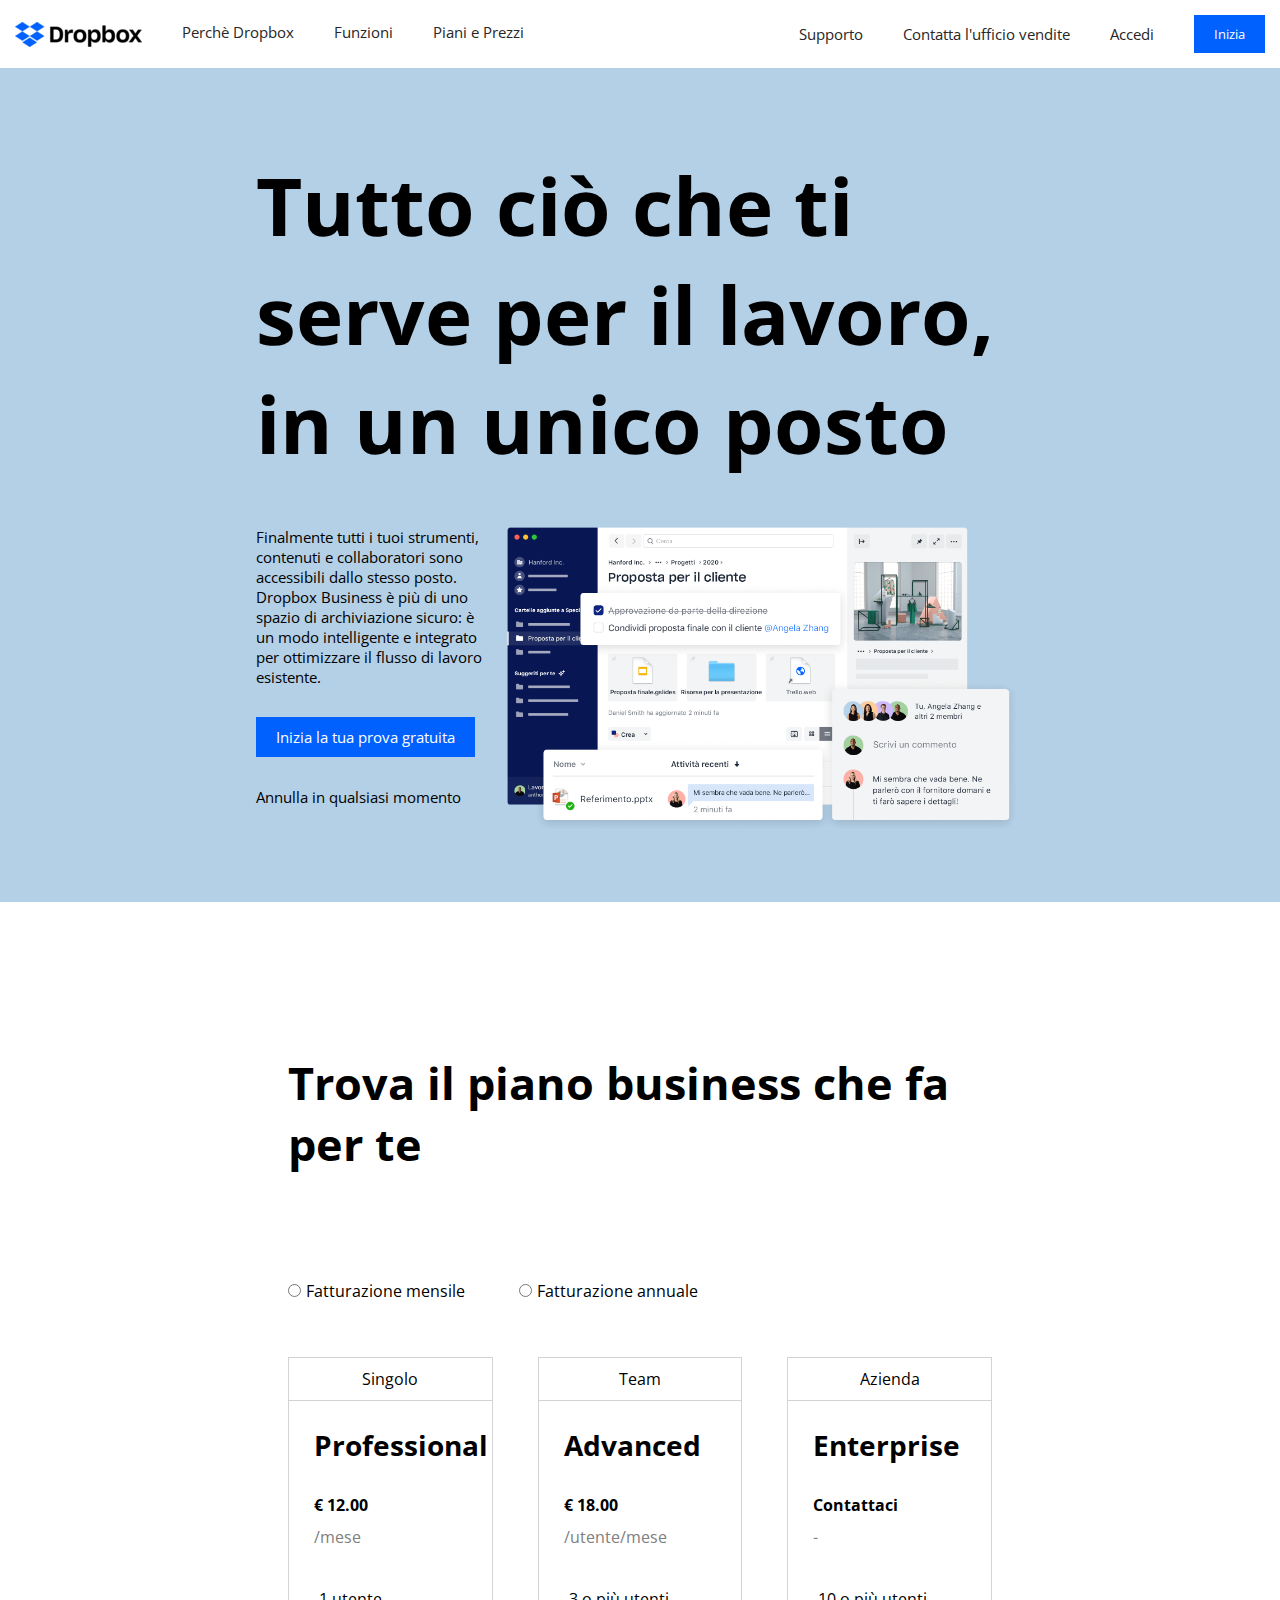
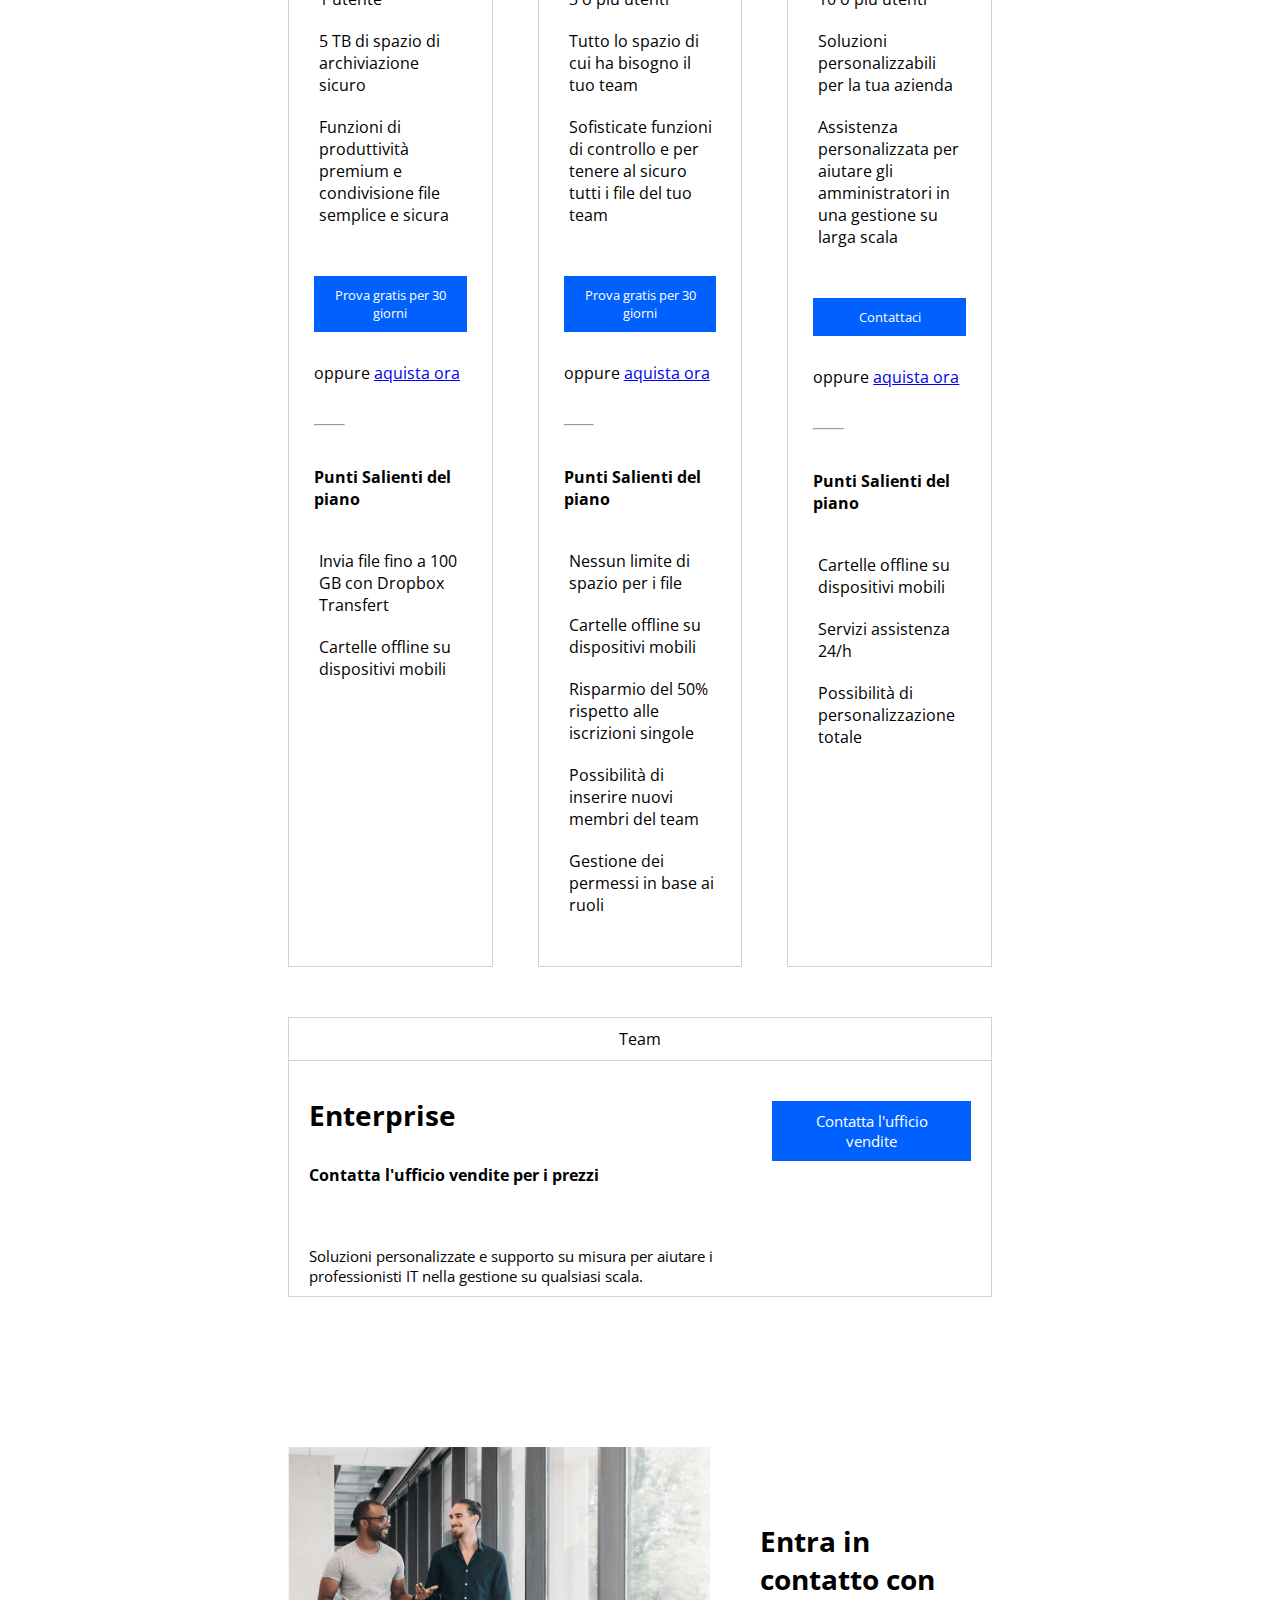
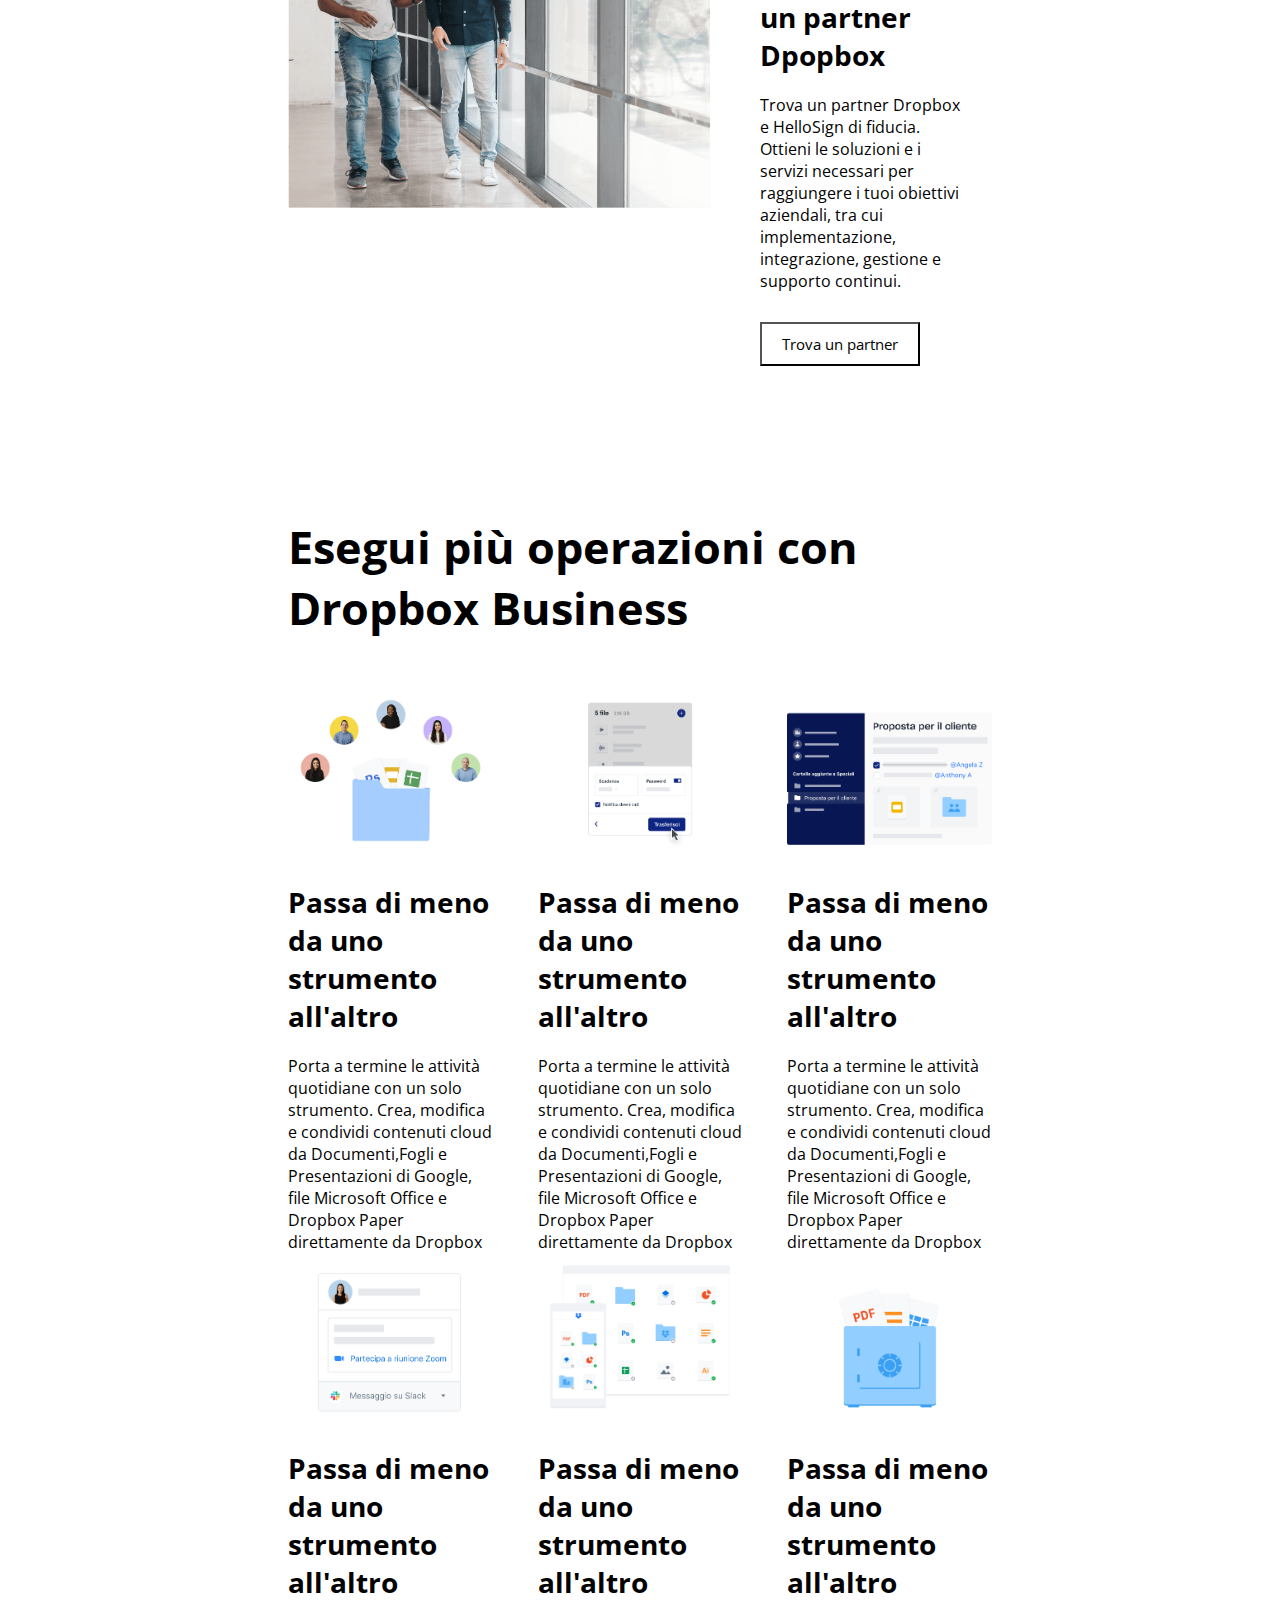
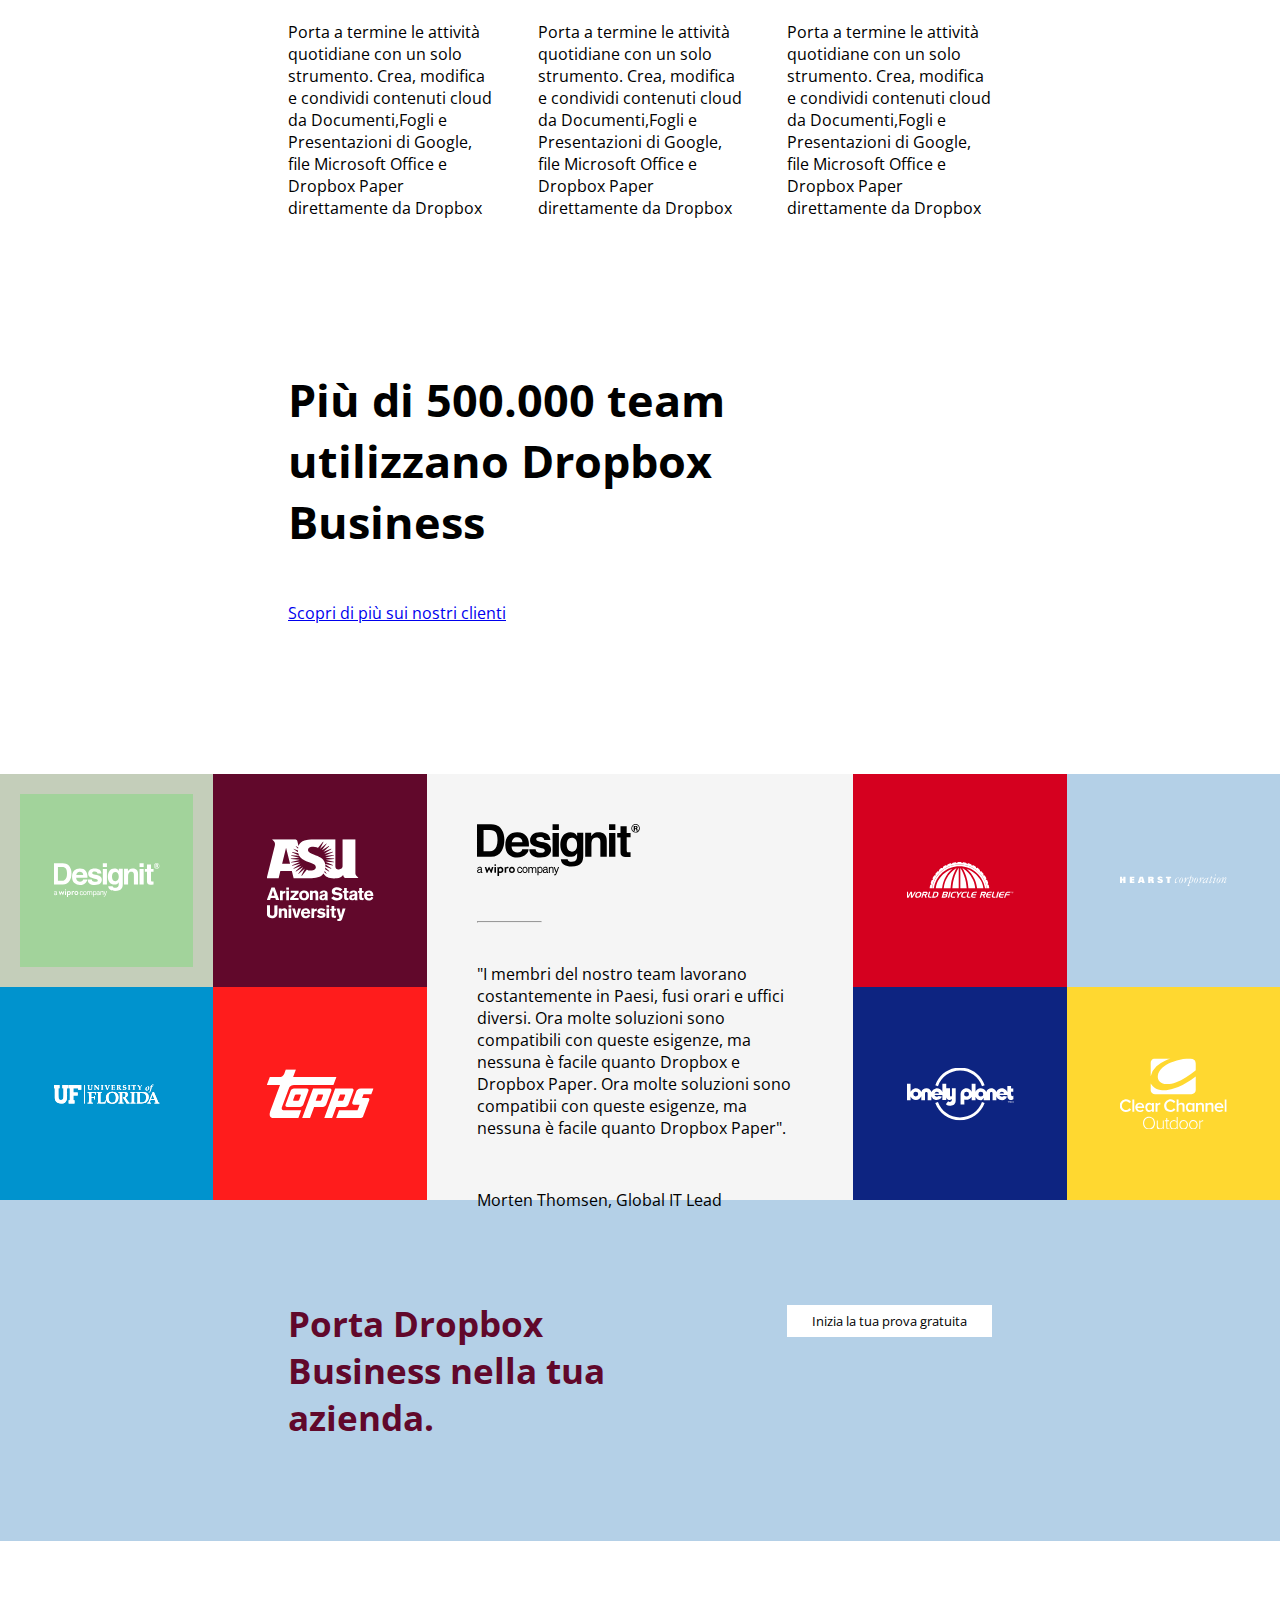
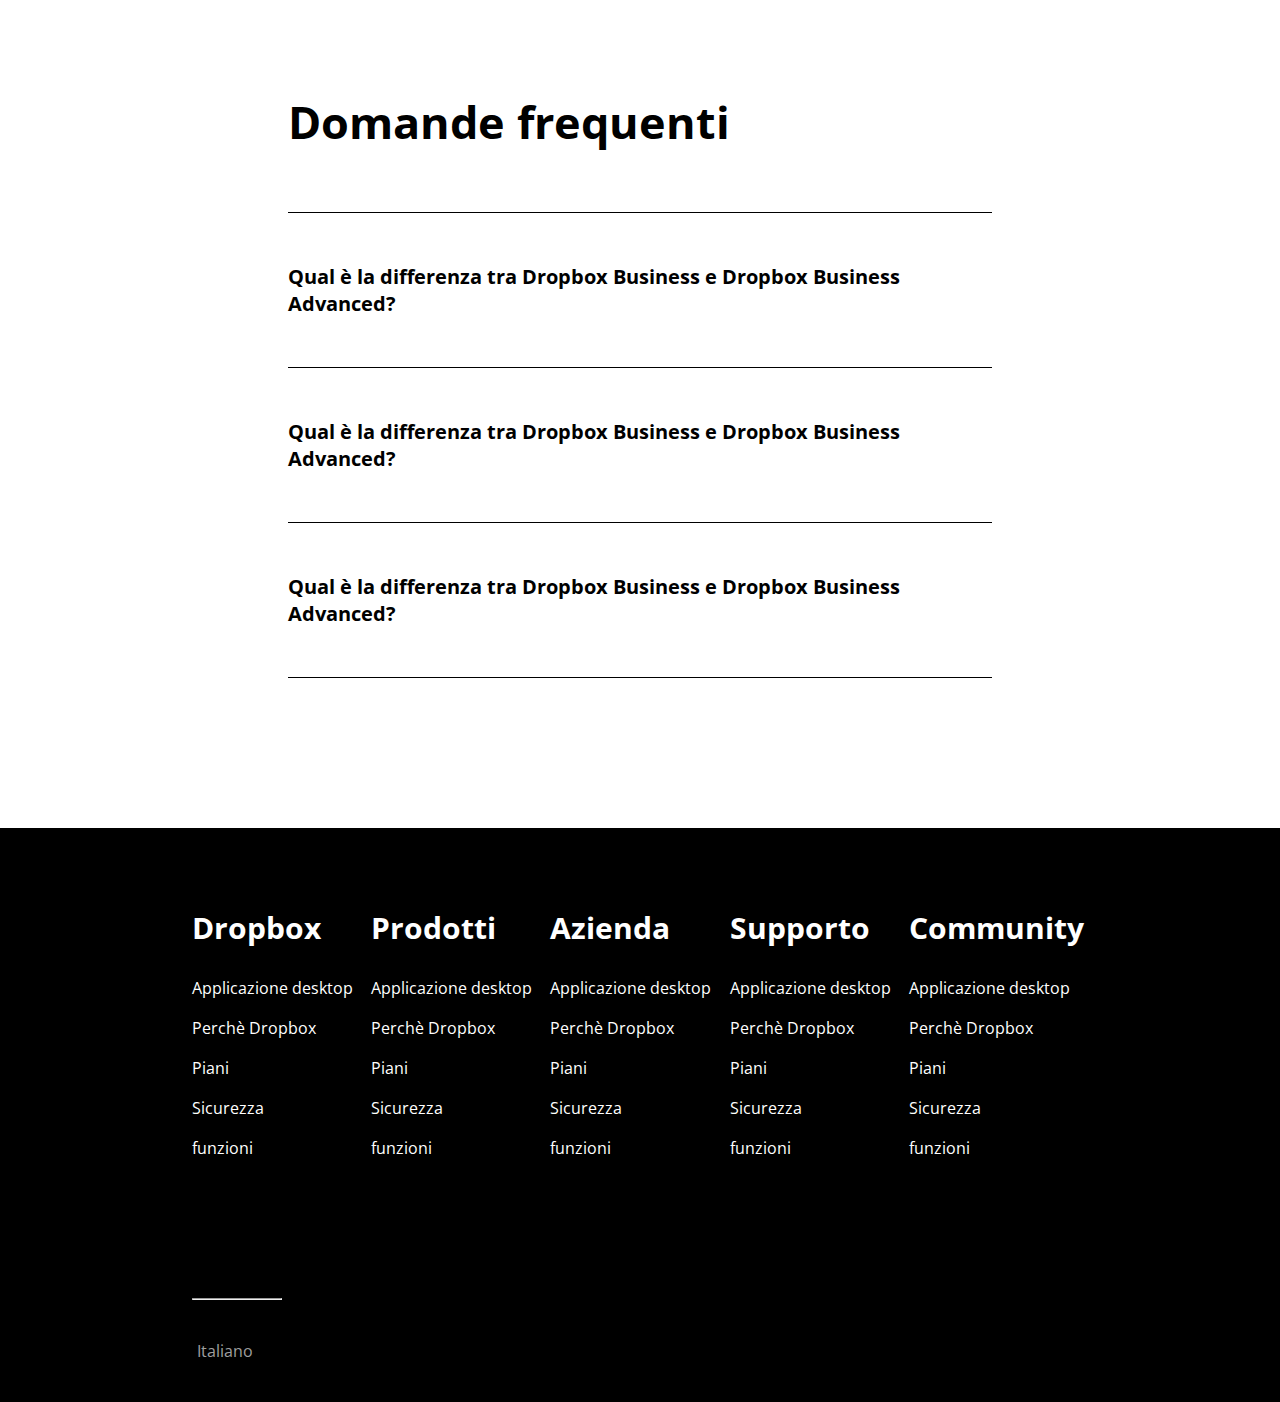
<file: index.html>
<!DOCTYPE html>
<html lang="it">
<head>
    <meta charset="UTF-8">
    <meta http-equiv="X-UA-Compatible" content="IE=edge">
    <meta name="viewport" content="width=device-width, initial-scale=1.0">
    <link rel="preconnect" href="https://fonts.googleapis.com">
    <link rel="preconnect" href="https://fonts.gstatic.com" crossorigin>
    <link href="https://fonts.googleapis.com/css2?family=Open+Sans:ital,wght@0,300;0,400;0,500;0,600;0,700;0,800;1,300;1,400;1,500;1,600;1,700;1,800&display=swap" rel="stylesheet">
    <link rel="stylesheet" href="https://cdnjs.cloudflare.com/ajax/libs/font-awesome/6.4.0/css/all.min.css" integrity="sha512-iecdLmaskl7CVkqkXNQ/ZH/XLlvWZOJyj7Yy7tcenmpD1ypASozpmT/E0iPtmFIB46ZmdtAc9eNBvH0H/ZpiBw==" crossorigin="anonymous" referrerpolicy="no-referrer">
    <link rel="stylesheet" href="./css/style.css">
    <title>Dropbox</title>
</head>
<body>
    <!-- INIZIO HEADER -->
    <header>
        <div class="container-header">
            <div class="row-header">
                <div class="col-50">
                    <div class="content-left">
                        <img src="./img/logo-small.png" alt="logo-small">
                        <a class="caratteristiche-link" href="#">Perchè Dropbox</a>
                        <a class="caratteristiche-link" href="#">Funzioni</a>
                        <a class="caratteristiche-link" href="#">Piani e Prezzi</a>
                    </div>
                </div>
                <div class="col-50">
                    <div class="content-right">
                        <a class="caratteristiche-link" href="#">Supporto</a>
                        <a class="caratteristiche-link" href="#">Contatta l'ufficio vendite</a>
                        <a class="caratteristiche-link" href="#">Accedi</a>
                        <button class="button-blu button-header">Inizia</button>
                    </div>
                </div>
            </div>
        </div>
    </header>
    <!-- FINE ESERCIZIO -->

    <!-- INIZIO MAIN -->
    <main>
        <!-- INIZIO SEZIONE 1 -->
        <div id="space-top-jumbotron" class="jumbotron ">
            <div class="container-60">
                <div class="row1">
                    <div class="col-100">
                        <h1>Tutto ciò che ti serve per il lavoro, in un unico posto</h1>
                    </div>
                </div>
                <div class="row2">
                    <div class="col-30">
                        <p class="style-p">Finalmente tutti i tuoi strumenti, contenuti e collaboratori sono accessibili dallo stesso posto. Dropbox Business è più di uno spazio di archiviazione sicuro: è un modo intelligente e integrato per ottimizzare il flusso di lavoro esistente.</p>
                        <button class="button-blu button-header">Inizia la tua prova gratuita</button>
                        <span class="mod-span font-span">Annulla in qualsiasi momento</span>
                        <span class="mod-span down-arrow"><i class="fa-solid fa-arrow-down fa-2xl" style="color: #000000;"></i></span>
                    </div>
                    <div class="col-70 img-position">
                        <img id="img-jumbo" src="./img/jumbo.png" alt="jumbo">
                    </div>
                </div>
            </div>
        </div>
        <!-- FINE SEZIONE 1 -->

        <!-- INIZIO SEZIONE 2 -->
        <div class="container-55">
            <div class="row-section-1">
                <div class="col-100">
                    <div class="content-col-100">
                        <h2 class="modifiche-text">Trova il piano business che fa per te</h2>
                        <input type="radio" value="mensile" class="input-style" name="fatturazione"><span>Fatturazione mensile</span>
                        <input type="radio" value="mensile" class="input-style input-right" name="fatturazione"><span>Fatturazione annuale</span>
                    </div>
                </div>
                <div class="col-33 border-col">
                    <div class="content-col">
                        <div class="top-col"><i class="fa-solid fa-user"></i> Singolo</div>
                        <div class="inside-col-padding">
                            <h3 class="h3-style">Professional</h3>
                            <span class="mod-span li-style"><strong>&euro; 12.00</strong></span>
                            <span class="mod-span font-style color-grey-font">/mese</span>
                            <ul>
                                <li class="li-style">
                                    <div class="icon-mod"><i class="fa-solid fa-user"></i></div> 
                                    <div class="font-style">1 utente</div> 
                                </li>
                                <li class="li-style">
                                    <div class="icon-mod"><i class="fa-sharp fa-solid fa-folder"></i></div>
                                    <div class="font-style">5 TB di spazio di archiviazione sicuro</div> 
                                </li>
                                <li class="li-style">
                                    <div class="icon-mod"><i class="fa-solid fa-share-nodes"></i></div>
                                    <div class="font-style padding-fontstyle">Funzioni di produttività premium e condivisione file semplice e sicura</div> 
                                </li>
                            </ul>
                            <button class="button-blu button-col">Prova gratis per 30 giorni</button>
                            <span class="mod-span span-link">oppure <a href="#">aquista ora</a></span>
                            <hr>
                            <h4>Punti Salienti del piano</h4>
                            <ul>
                                <li class="li-style">
                                    <div class="icon-mod"><i class="fa-sharp fa-solid fa-check" style="color: #009dff;"></i></div> 
                                    <div class="font-style">Invia file fino a 100 GB con Dropbox Transfert</div> 
                                </li>
                                <li class="li-style">
                                    <div class="icon-mod"><i class="fa-sharp fa-solid fa-check" style="color: #009dff;"></i></div>
                                    <div class="font-style">Cartelle offline su dispositivi mobili</div> 
                                </li>
                            </ul>
                        </div>
                    </div>
                </div>
                <div class="col-33 border-col">
                    <div class="content-col">
                        <div class="top-col"><i class="fa-solid fa-users"></i> Team</div>
                        <div class="inside-col-padding">
                            <h3 class="h3-style">Advanced</h3>
                            <span class="mod-span li-style"><strong>&euro; 18.00</strong></span>
                            <span class="mod-span font-style color-grey-font">/utente/mese</span>
                            <ul>
                                <li class="li-style">
                                    <div class="icon-mod"><i class="fa-solid fa-users"></i></div> 
                                    <div class="font-style">3 o più utenti</div> 
                                </li>
                                <li class="li-style">
                                    <div class="icon-mod"><i class="fa-sharp fa-solid fa-folder"></i></div>
                                    <div class="font-style">Tutto lo spazio di cui ha bisogno il tuo team</div> 
                                </li>
                                <li class="li-style">
                                    <div class="icon-mod"><i class="fa-solid fa-share-nodes"></i></div>
                                    <div class="font-style">Sofisticate funzioni di controllo e per tenere al sicuro tutti i file del tuo team</div> 
                                </li>
                            </ul>
                            <button class="button-blu button-col">Prova gratis per 30 giorni</button>
                            <span class="mod-span span-link">oppure <a href="#">aquista ora</a></span>
                            <hr>
                            <h4>Punti Salienti del piano</h4>
                            <ul>
                                <li class="li-style">
                                    <div class="icon-mod"><i class="fa-sharp fa-solid fa-check" style="color: #009dff;"></i></div> 
                                    <div class="font-style">Nessun limite di spazio per i file</div> 
                                </li>
                                <li class="li-style">
                                    <div class="icon-mod"><i class="fa-sharp fa-solid fa-check" style="color: #009dff;"></i></div>
                                    <div class="font-style">Cartelle offline su dispositivi mobili</div> 
                                </li>
                                <li class="li-style">
                                    <div class="icon-mod"><i class="fa-sharp fa-solid fa-check" style="color: #009dff;"></i></div>
                                    <div class="font-style">Risparmio del 50% rispetto alle iscrizioni singole</div> 
                                </li>
                                <li class="li-style">
                                    <div class="icon-mod"><i class="fa-sharp fa-solid fa-check" style="color: #009dff;"></i></div>
                                    <div class="font-style">Possibilità di inserire nuovi membri del team</div> 
                                </li>
                                <li class="li-style">
                                    <div class="icon-mod"><i class="fa-sharp fa-solid fa-check" style="color: #009dff;"></i></div>
                                    <div class="font-style">Gestione dei permessi in base ai ruoli</div> 
                                </li>
                            </ul>
                        </div>
                    </div>
                </div>
                <div class="col-33 border-col">
                    <div class="content-col">
                        <div class="top-col"><i class="fa-solid fa-building"></i>Azienda</div>
                        <div class="inside-col-padding">
                            <h3 class="h3-style">Enterprise</h3>
                            <span class="mod-span li-style"><strong>Contattaci</strong></span>
                            <span class="mod-span font-style color-grey-font">-</span>
                            <ul>
                                <li class="li-style">
                                    <div class="icon-mod"><i class="fa-solid fa-user"></i></div> 
                                    <div class="font-style">10 o più utenti</div> 
                                </li>
                                <li class="li-style">
                                    <div class="icon-mod"><i class="fa-sharp fa-solid fa-folder"></i></div>
                                    <div class="font-style">Soluzioni personalizzabili per la tua azienda</div> 
                                </li>
                                <li class="li-style">
                                    <div class="icon-mod"><i class="fa-solid fa-share-nodes"></i></div>
                                    <div class="font-style">Assistenza personalizzata per aiutare gli amministratori in una gestione su larga scala</div> 
                                </li>
                            </ul>
                            <button class="button-blu button-col">Contattaci</button>
                            <span class="mod-span span-link">oppure <a href="#">aquista ora</a></span>
                            <hr>
                            <h4>Punti Salienti del piano</h4>
                            <ul>
                                <li class="li-style">
                                    <div class="icon-mod"><i class="fa-sharp fa-solid fa-check" style="color: #009dff;"></i></div> 
                                    <div class="font-style">Cartelle offline su dispositivi mobili</div> 
                                </li>
                                <li class="li-style">
                                    <div class="icon-mod"><i class="fa-sharp fa-solid fa-check" style="color: #009dff;"></i></div>
                                    <div class="font-style">Servizi assistenza 24/h</div> 
                                </li>
                                <li class="li-style">
                                    <div class="icon-mod"><i class="fa-sharp fa-solid fa-check" style="color: #009dff;"></i></div>
                                    <div class="font-style">Possibilità di personalizzazione totale</div> 
                                </li>
                            </ul>
                        </div>
                    </div>
                </div>
                <div class="col-100 border-col-100">
                    <div class="top-col"><i class="fa-solid fa-building"></i>Team</div>
                    <div class="row-inside-col">
                        <div class="col-70">
                            <h3 class="h3-style">Enterprise</h3>
                            <span class="mod-span li-style"><strong>Contatta l'ufficio vendite per i prezzi</strong></span>
                            <p class="setting-paragraph">Soluzioni personalizzate e supporto su misura per aiutare i professionisti IT nella gestione su qualsiasi scala.</p>
                        </div>
                        <div class="col-30">
                            <button class="button-blu button-col">Contatta l'ufficio vendite</button>
                        </div>
                    </div>
                </div>
            </div>
        </div>
        <!-- FINE SEZIONE 2 -->

        <!-- INIZIO SEZIONE 3 -->
        <div class="container-55">
            <div class="row1 margin-row1">
                <div class="col-60">
                   <img class="structure-img" src="./img/partner.png" alt="partner"> 
                </div>
                <div class="col-40">
                    <div class="content-col-40">
                        <h3 class="h3-style">Entra in contatto con un partner Dpopbox</h3>
                        <p>Trova un partner Dropbox e HelloSign di fiducia. Ottieni le soluzioni e i servizi necessari per raggiungere i tuoi obiettivi aziendali, tra cui implementazione, integrazione, gestione e supporto continui.</p>
                        <button class="white-button">Trova un partner</button>
                    </div>
                </div>
            </div>
        </div>
        <!-- FINE SEZIONE 3 -->

        <!-- INIZIO SEZIONE 4 -->
        <div class="container-55">
            <div class="row-section-1 padding-col-row">
                <div class="col-100">
                    <h2 class="modifiche-text ">Esegui più operazioni con Dropbox Business</h2>
                </div>
                <div class="col-33 padding-col">
                    <img class="structure-img" src="./img/business-feature-switching-tools.png" alt="img1">
                    <h3 class="h3-style">Passa di meno da uno strumento all'altro</h3>
                    <p>Porta a termine le attività quotidiane con un solo strumento. Crea, modifica e condividi contenuti cloud da Documenti,Fogli e Presentazioni di Google, file Microsoft Office e Dropbox Paper direttamente da Dropbox</p>
                </div>
                <div class="col-33 padding-col">
                    <img class="structure-img" src="./img/business-feature-send-files-it.png" alt="img1">
                    <h3 class="h3-style">Passa di meno da uno strumento all'altro</h3>
                    <p>Porta a termine le attività quotidiane con un solo strumento. Crea, modifica e condividi contenuti cloud da Documenti,Fogli e Presentazioni di Google, file Microsoft Office e Dropbox Paper direttamente da Dropbox</p>
                </div>
                <div class="col-33 padding-col">
                    <img class="structure-img" src="./img/business-feature-coordinate-it.png" alt="img1">
                    <h3 class="h3-style">Passa di meno da uno strumento all'altro</h3>
                    <p>Porta a termine le attività quotidiane con un solo strumento. Crea, modifica e condividi contenuti cloud da Documenti,Fogli e Presentazioni di Google, file Microsoft Office e Dropbox Paper direttamente da Dropbox</p>
                </div>
                <div class="col-33 padding-col">
                    <img class="structure-img" src="./img/business-feature-integrations-it.png" alt="img1">
                    <h3 class="h3-style">Passa di meno da uno strumento all'altro</h3>
                    <p>Porta a termine le attività quotidiane con un solo strumento. Crea, modifica e condividi contenuti cloud da Documenti,Fogli e Presentazioni di Google, file Microsoft Office e Dropbox Paper direttamente da Dropbox</p>
                </div>
                <div class="col-33 padding-col">
                    <img class="structure-img" src="./img/business-feature-multi-device.png" alt="img1">
                    <h3 class="h3-style">Passa di meno da uno strumento all'altro</h3>
                    <p>Porta a termine le attività quotidiane con un solo strumento. Crea, modifica e condividi contenuti cloud da Documenti,Fogli e Presentazioni di Google, file Microsoft Office e Dropbox Paper direttamente da Dropbox</p>
                </div>
                <div class="col-33 padding-col">
                    <img class="structure-img" src="./img/business-feature-security.png" alt="img1">
                    <h3 class="h3-style">Passa di meno da uno strumento all'altro</h3>
                    <p>Porta a termine le attività quotidiane con un solo strumento. Crea, modifica e condividi contenuti cloud da Documenti,Fogli e Presentazioni di Google, file Microsoft Office e Dropbox Paper direttamente da Dropbox</p>
                </div>
            </div>
        </div>
        <!-- FINE SEZIONE 4 -->

        <!-- INIZIO SEZIONE 5 -->
        <div class="container-55">
            <div class="row-section-1 margin-row1">
                <div class="col-70">
                    <h2 class="modifiche-text padding-col">Più di 500.000 team utilizzano Dropbox Business</h2>
                    <a href="#">Scopri di più sui nostri clienti</a>
                </div>
            </div>
        </div>
        <!-- FINE SEZIONE 5 -->

        <!-- INIZIO SEZIONE 6 -->
        <div class="container-section-6">
            <div class="row-section-6">
                <div class="col-33-2">
                    <div class="row-inside-col-33-2">
                        <div class="col-50-2" id="col1">
                            <div class="second-color">
                                <img class="caratteristiche-img" src="./img/designit.svg" alt="designit">
                            </div>
                        </div>
                        <div class="col-50-2" id="col2">
                            <img class="caratteristiche-img" src="./img/arizona_state_university.svg" alt="arizona-state-university">
                        </div>
                        <div class="col-50-2" id="col3">
                            <img class="caratteristiche-img" src="./img/university_of_florida.svg" alt="university_of_florida">
                        </div>
                        <div class="col-50-2" id="col4">
                            <img class="caratteristiche-img" src="./img/topps.svg" alt="topps">
                        </div>
                    </div>
                </div>
                <div class="col-33-2">
                    <div class="content-grey-section6">
                        <img id="designit-small" src="./img/designit.svg" alt="designit">
                        <hr>
                        <p>"I membri del nostro team lavorano costantemente in Paesi, fusi orari e uffici diversi. Ora molte soluzioni sono compatibili con queste esigenze, ma nessuna è facile quanto Dropbox e Dropbox Paper. Ora molte soluzioni sono compatibii con queste esigenze, ma nessuna è facile quanto Dropbox Paper".</p>
                        <div id="mod-span-section6">Morten Thomsen, Global IT Lead</div>
                    </div>
                </div>
                <div class="col-33-2">
                    <div class="row-inside-col-33-2">
                        <div class="col-50-2" id="col5">
                            <img class="caratteristiche-img" src="./img/world_bicycle_relief.svg" alt="world-bicycle-relieft">
                        </div>
                        <div class="col-50-2" id="col6">
                            <img class="caratteristiche-img" src="./img/hearst_corp.svg" alt="hearst-corp">
                        </div>
                        <div class="col-50-2" id="col7">
                            <img class="caratteristiche-img" src="./img/lonely_planet.svg" alt="lonely-planet">
                        </div>
                        <div class="col-50-2" id="col8">
                            <img class="caratteristiche-img" src="./img/clear_channel.svg" alt="clear-channel">
                        </div>
                    </div>
                </div>
            </div>
        </div>
        <!-- FINE SEZIONE 6 -->

        <!-- INIZIO SEZIONE 7 -->
        <div class="jumbotron">
            <div class="container-55">
                <div class="row-section-1">
                    <div class="col-50 padding-col-50-6">
                        <h2 class="color-text-section7" >Porta Dropbox Business nella tua azienda.</h2>
                    </div>
                    <div class="col-50 position-button6 padding-col-50-6">
                        <button class="button-section-7">Inizia la tua prova gratuita</button>
                    </div>
                </div>
            </div>
        </div>
        <!-- FINE SEZIONE 7 -->

        <!-- INIZIO SEZIONE 8 -->
        <div class="container-55">
            <div class="row-section-1">
                <div class="col-100">
                    <h2 id="modifiche-h2-stile" class="modifiche-text">Domande frequenti</h2>
                    <h4 class="h4-style">Qual è la differenza tra Dropbox Business e Dropbox Business Advanced?<span class="position-icon-section-8"><i class="fa-sharp fa-solid fa-angle-down"></i></span></h4> 
                    <h4 class="h4-style">Qual è la differenza tra Dropbox Business e Dropbox Business Advanced?<span class="position-icon-section-8"><i class="fa-sharp fa-solid fa-angle-down"></i></span></h4> 
                    <h4 class="h4-style">Qual è la differenza tra Dropbox Business e Dropbox Business Advanced?<span class="position-icon-section-8"><i class="fa-sharp fa-solid fa-angle-down"></i></span></h4> 
                </div>
            </div>
        </div>
        <!-- FINE SEZIONE 8 -->

    </main>
    <!-- FINE MAIN -->

    <!-- INIZIO FOOTER -->
    <footer>
        <div class="background-black">
            <div class="container-70">
                <div class="row-footer">
                    <div class="col-20">
                        <div class="content-col-footer">
                            <ul class="spacing-ul">
                                <li><h4 class="footer-h4-style">Dropbox</h4></li>
                                <li>Applicazione desktop</li>
                                <li>Perchè Dropbox</li>
                                <li>Piani</li>
                                <li>Sicurezza</li>
                                <li>funzioni</li>
                            </ul>
                        </div>
                    </div>
                    <div class="col-20">
                        <div class="content-col-footer">
                            <ul class="spacing-ul">
                                <li><h4 class="footer-h4-style">Prodotti</h4></li>
                                <li>Applicazione desktop</li>
                                <li>Perchè Dropbox</li>
                                <li>Piani</li>
                                <li>Sicurezza</li>
                                <li>funzioni</li>
                            </ul>
                        </div>
                    </div>
                    <div class="col-20">
                        <div class="content-col-footer">
                            <ul class="spacing-ul">
                                <li><h4 class="footer-h4-style">Azienda</h4></li>
                                <li>Applicazione desktop</li>
                                <li>Perchè Dropbox</li>
                                <li>Piani</li>
                                <li>Sicurezza</li>
                                <li>funzioni</li>
                            </ul>
                        </div>
                    </div>
                    <div class="col-20">
                        <div class="content-col-footer">
                            <ul class="spacing-ul">
                                <li><h4 class="footer-h4-style">Supporto</h4></li>
                                <li>Applicazione desktop</li>
                                <li>Perchè Dropbox</li>
                                <li>Piani</li>
                                <li>Sicurezza</li>
                                <li>funzioni</li>
                            </ul>
                        </div>
                    </div>
                    <div class="col-20">
                        <div class="content-col-footer">
                            <ul class="spacing-ul">
                                <li><h4 class="footer-h4-style">Community</h4></li>
                                <li>Applicazione desktop</li>
                                <li>Perchè Dropbox</li>
                                <li>Piani</li>
                                <li>Sicurezza</li>
                                <li>funzioni</li>
                            </ul>
                        </div>
                    </div>
                </div>
                <div class="row-footer2">
                    <div class="col-100">
                        <hr id="small-line-footer">
                        <div class="lenguage"><i class="fa-solid fa-earth-americas"></i> <span id="space-lenguage">Italiano</span> <i class="fa-sharp fa-solid fa-caret-up"></i></div>
                    </div>
                </div>
            </div>
        </div>
    </footer>
    <!-- FINE FOOTER -->
    
</body>
</html>
</file>
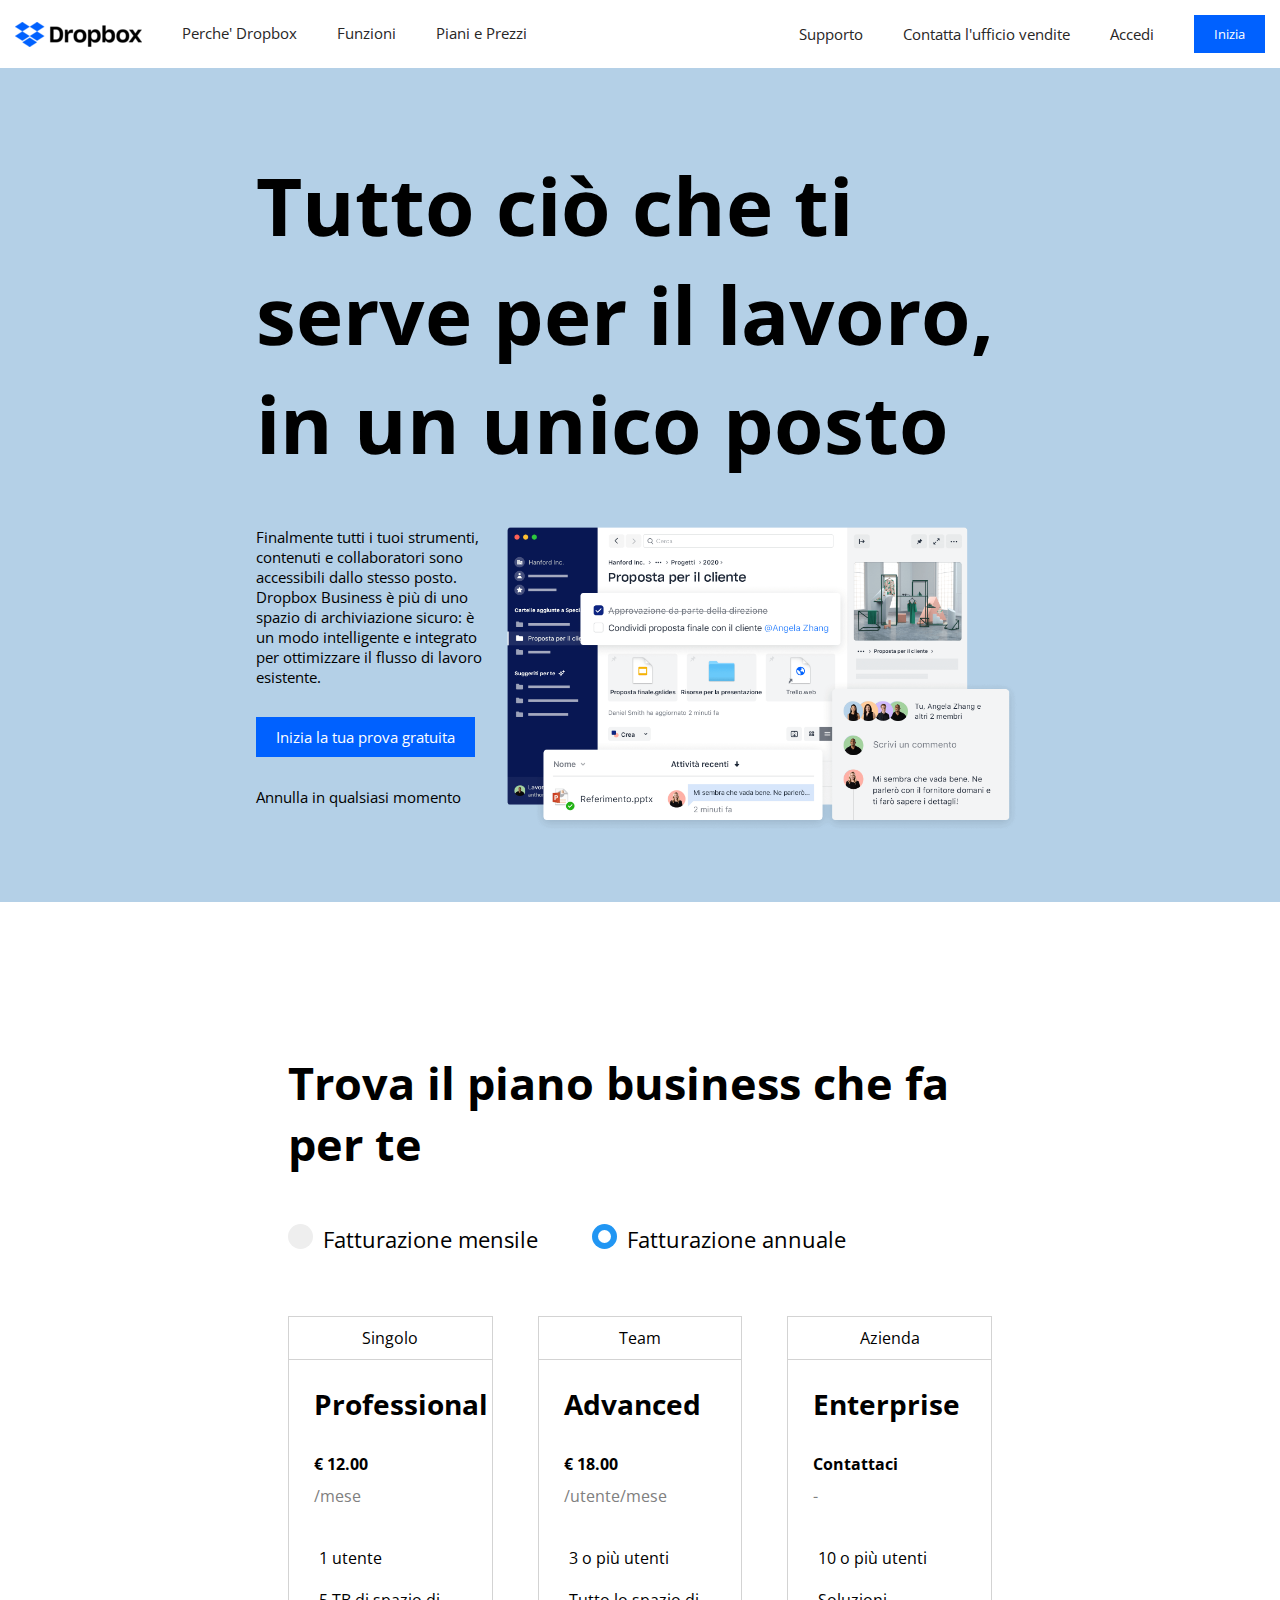
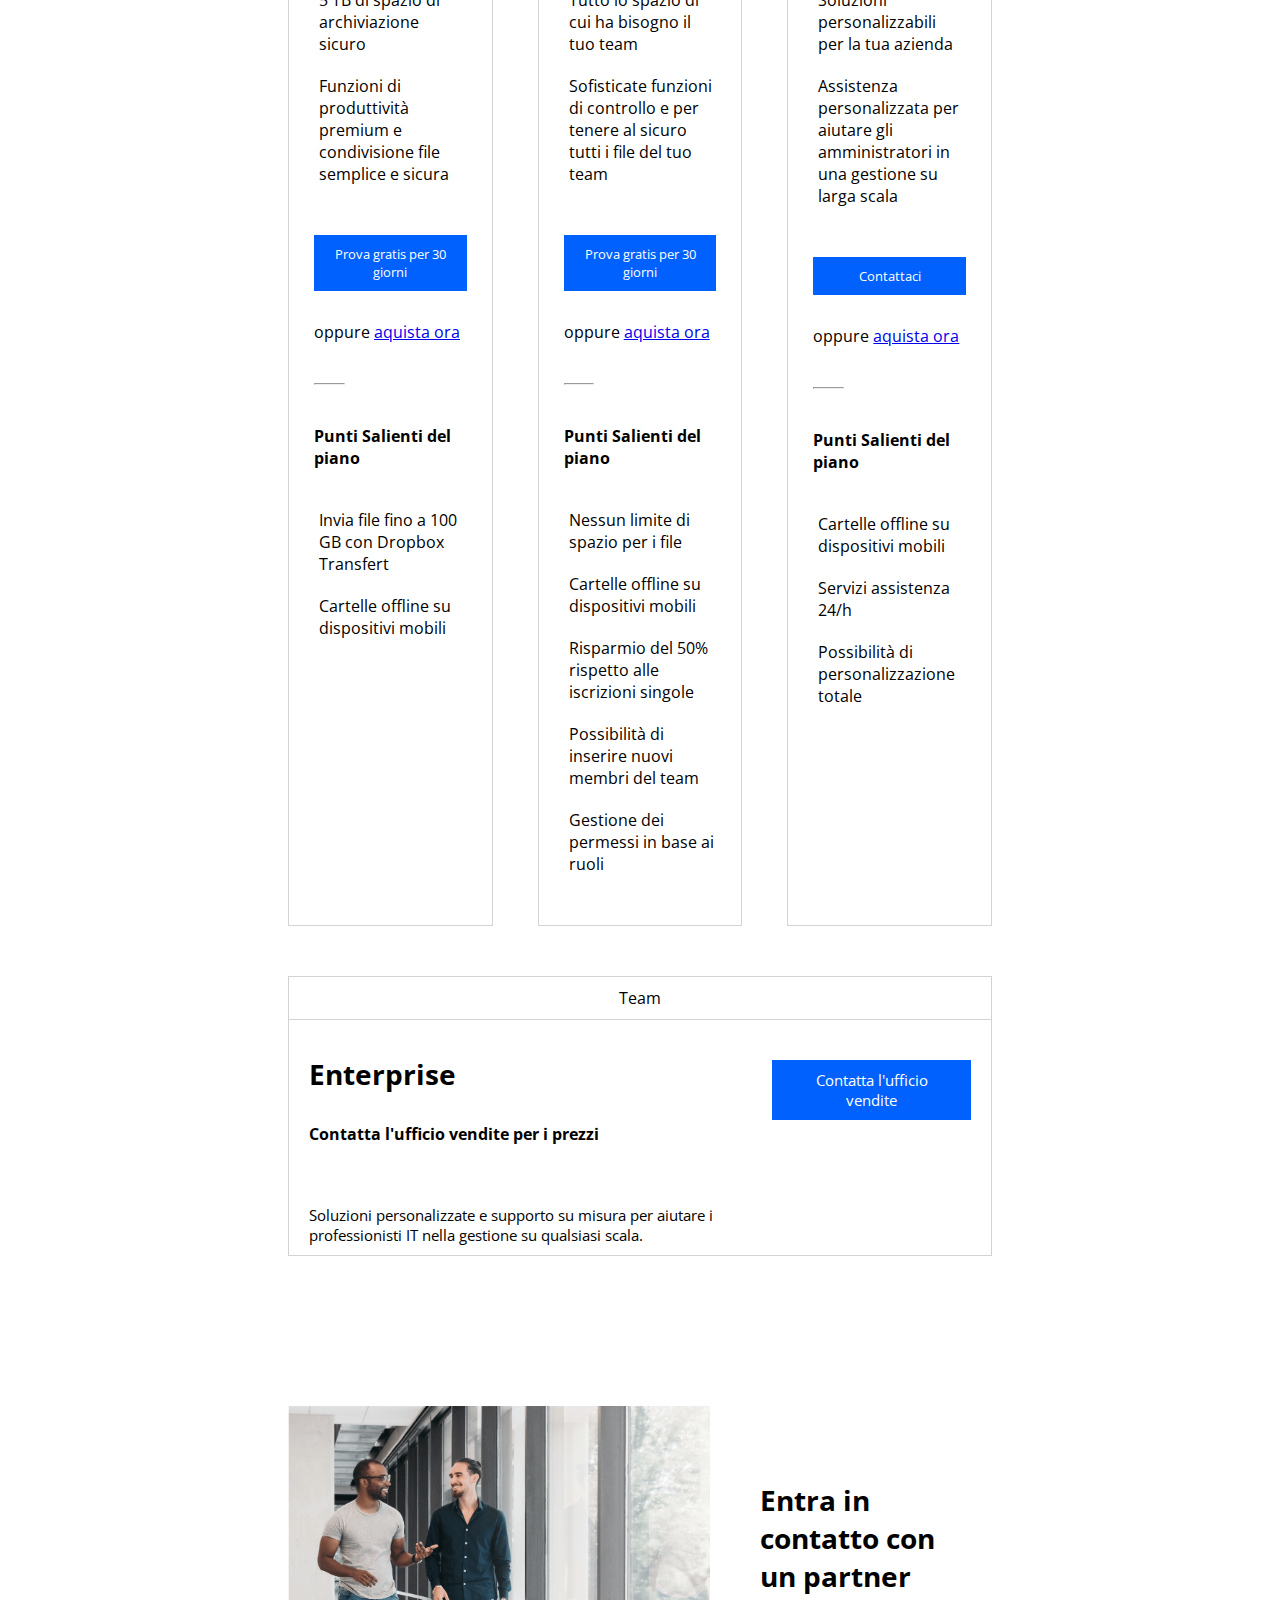
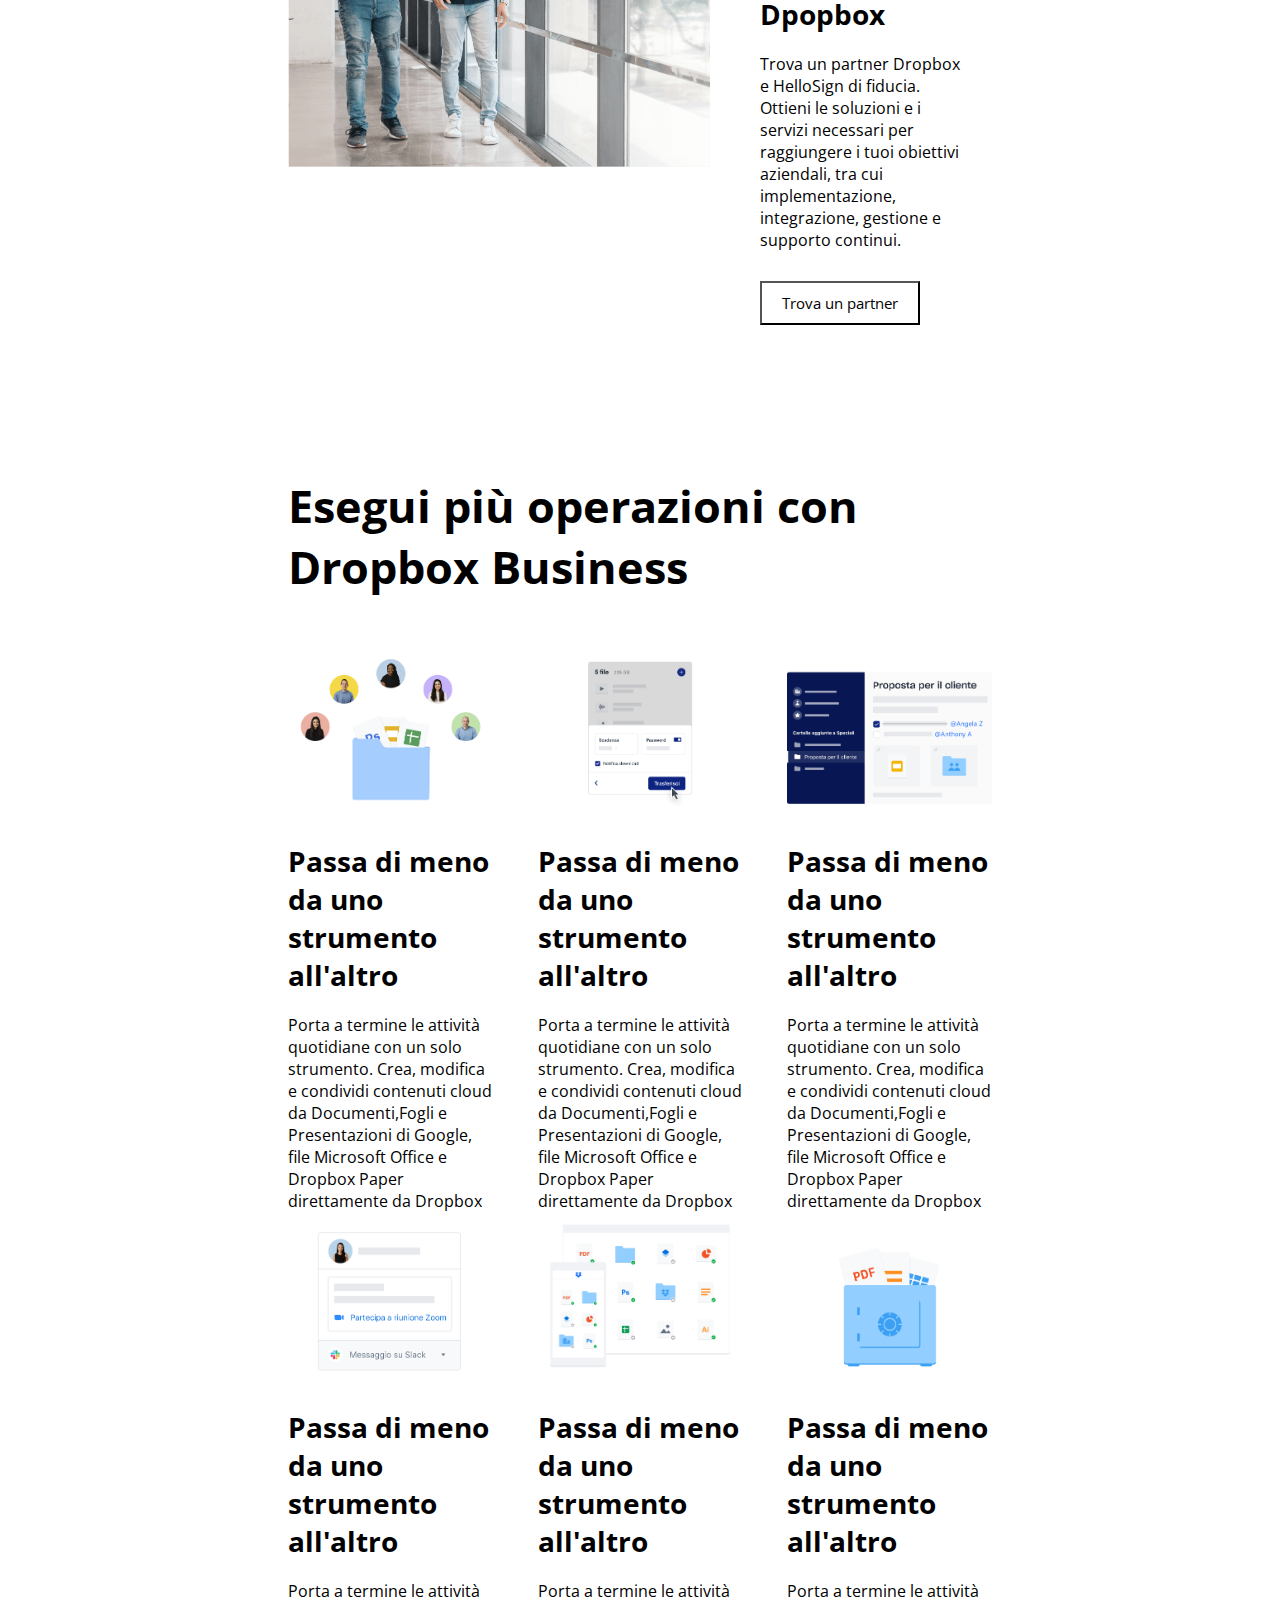
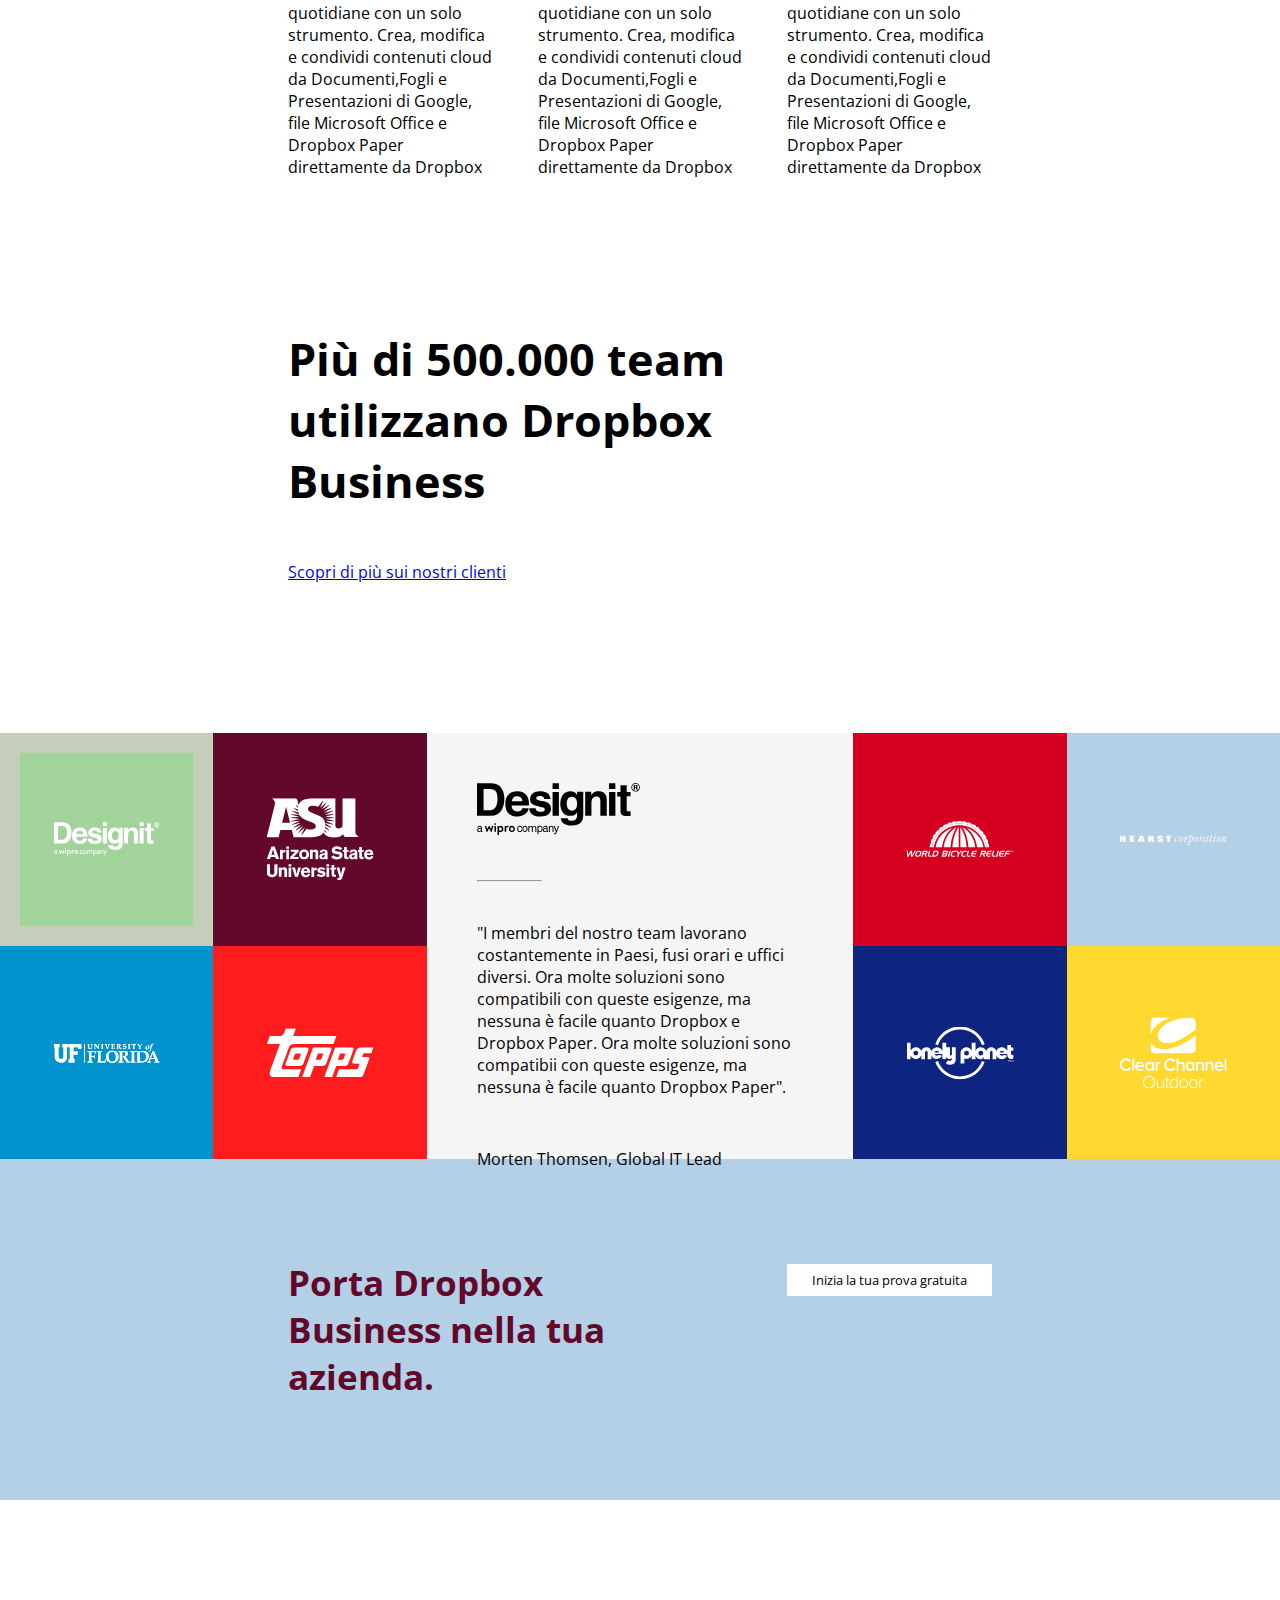
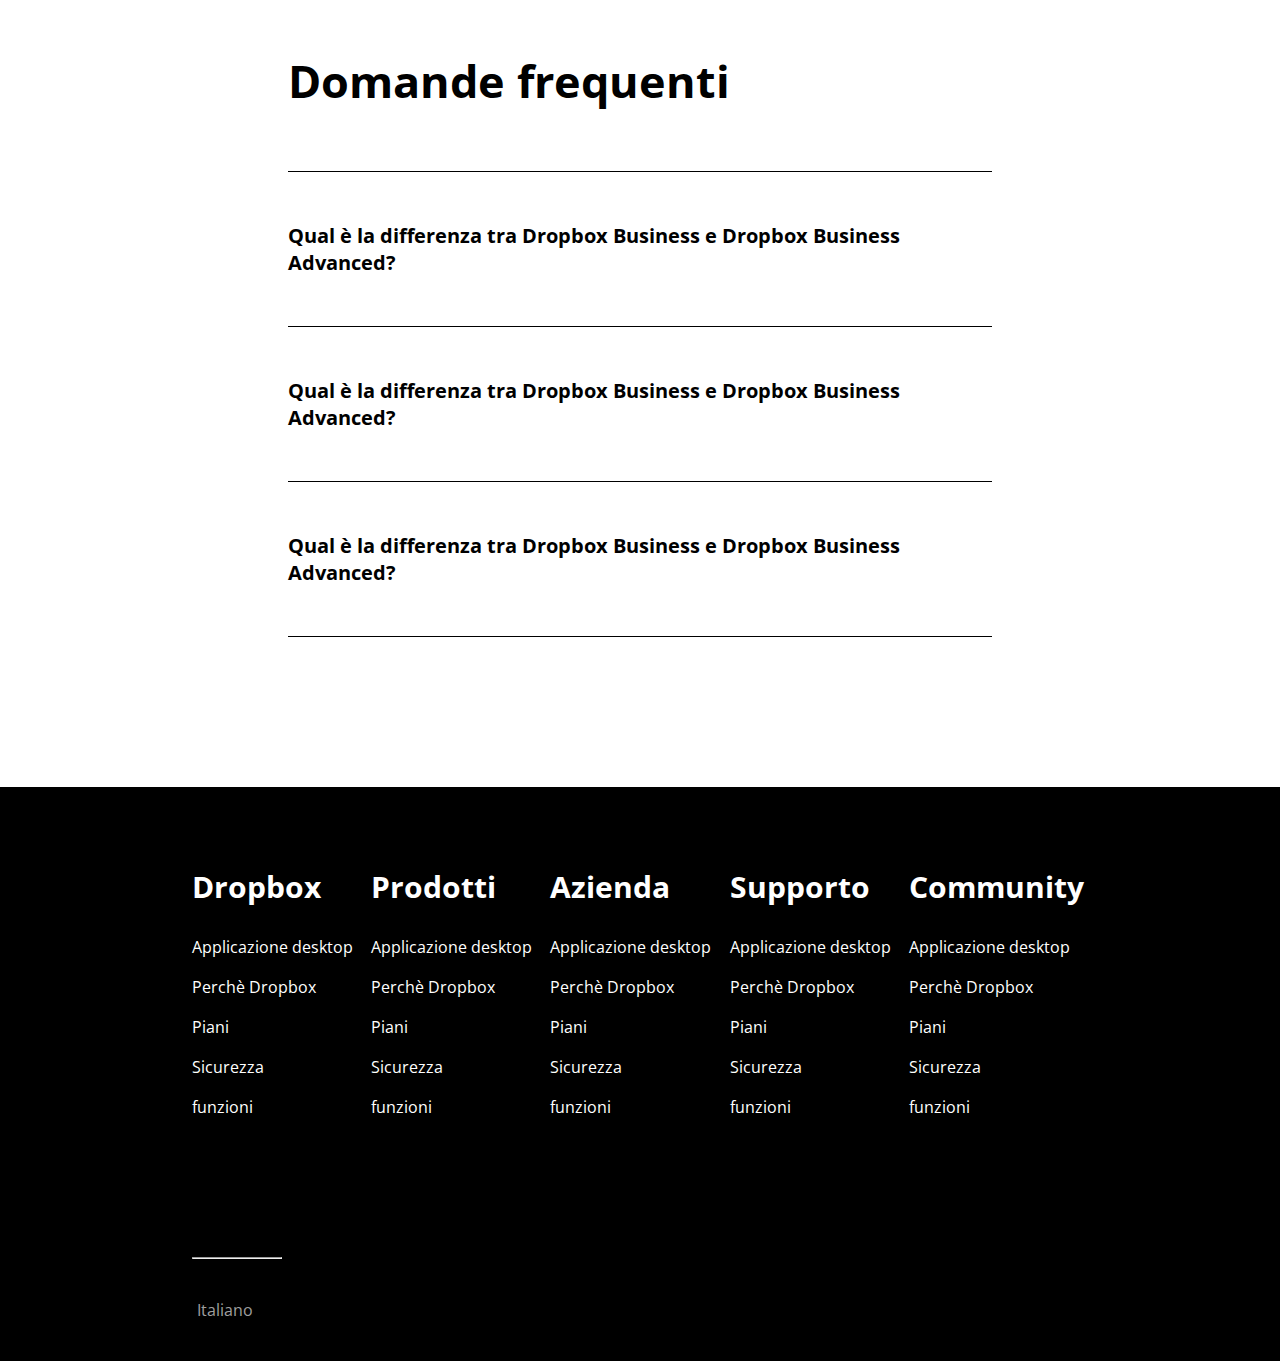
<file: bonus/index.html>
<!DOCTYPE html>
<html lang="it">
<head>
    <meta charset="UTF-8">
    <meta http-equiv="X-UA-Compatible" content="IE=edge">
    <meta name="viewport" content="width=device-width, initial-scale=1.0">
    <link rel="preconnect" href="https://fonts.googleapis.com">
    <link rel="preconnect" href="https://fonts.gstatic.com" crossorigin>
    <link href="https://fonts.googleapis.com/css2?family=Open+Sans:ital,wght@0,300;0,400;0,500;0,600;0,700;0,800;1,300;1,400;1,500;1,600;1,700;1,800&display=swap" rel="stylesheet">
    <link rel="stylesheet" href="https://cdnjs.cloudflare.com/ajax/libs/font-awesome/6.4.0/css/all.min.css" integrity="sha512-iecdLmaskl7CVkqkXNQ/ZH/XLlvWZOJyj7Yy7tcenmpD1ypASozpmT/E0iPtmFIB46ZmdtAc9eNBvH0H/ZpiBw==" crossorigin="anonymous" referrerpolicy="no-referrer">
    <link rel="stylesheet" href="./css/style.css">
    <title>Dropbox</title>
</head>
<body>
    <!-- INIZIO HEADER -->
    <header>
        <div class="container-header">
            <div class="row-header">
                <div class="col-50">
                    <div class="content-left">
                        <img src="./img/logo-small.png" alt="logo-small">
                        <div class="dropdown">
                            <a class="caratteristiche-link" href="#">Perche' Dropbox</a>
                            <div id="first">
                                <a href="#">Caratteristiche</a>
                                <a href="#">Opzioni</a>
                                <a href="#domande-frequenti">Domande Frequenti</a>
                            </div>
                        </div>
                        <div class="dropdown">
                            <a class="caratteristiche-link" href="#">Funzioni</a>
                            <div id="second">
                                <a href="#">Applicazione Desktop</a>
                                <a href="#">Velocità</a>
                                <a href="#">Spazi</a>
                                <a href="#partner">Partner</a>
                            </div>
                        </div>
                        <div class="dropdown">
                            <a class="caratteristiche-link" href="#">Piani e Prezzi</a>
                            <div id="third">
                                <a href="#">Professional</a>
                                <a href="#">Advanced</a>
                                <a href="#">Enterprise</a>
                            </div>
                        </div>
                    </div>
                </div>
                <div class="col-50">
                    <div class="content-right">
                        <div class="dropdown">
                            <a class="caratteristiche-link" href="#">Supporto</a>
                            <div id="first">
                                <a href="#">Professional ore 9/13</a>
                                <a href="#">Advanced ore 9/18</a>
                                <a href="#">Enterprise ore 24/h</a>
                            </div>
                        </div>
                        <div class="dropdown">
                            <a class="caratteristiche-link" href="#">Contatta l'ufficio vendite</a>
                            <div id="second">
                                <a href="#">Numero Verde</a>
                                <a href="#">Email</a>
                                <a href="#">Numero Whattsapp</a>
                                <a href="#">Pagina Instagram</a>
                            </div>
                        </div>
                        <div class="dropdown">
                            <a class="caratteristiche-link" href="#">Accedi</a>
                            <div id="third">
                                <a href="#prova-gratuita">Prova gratuita</a>
                            </div>
                        </div>
                        <button class="button-blu button-header">Inizia</button>
                    </div>
                </div>
            </div>
        </div>
    </header>
    <!-- FINE ESERCIZIO -->

    <!-- INIZIO MAIN -->
    <main>
        <!-- INIZIO SEZIONE 1 -->
        <div id="space-top-jumbotron" class="jumbotron ">
            <div class="container-60">
                <div class="row1">
                    <div class="col-100">
                        <h1>Tutto ciò che ti serve per il lavoro, in un unico posto</h1>
                    </div>
                </div>
                <div class="row2">
                    <div class="col-30">
                        <p class="style-p">Finalmente tutti i tuoi strumenti, contenuti e collaboratori sono accessibili dallo stesso posto. Dropbox Business è più di uno spazio di archiviazione sicuro: è un modo intelligente e integrato per ottimizzare il flusso di lavoro esistente.</p>
                        <button class="button-blu button-header">Inizia la tua prova gratuita</button>
                        <span class="mod-span font-span">Annulla in qualsiasi momento</span>
                        <span class="mod-span down-arrow"><a href="#riferimento-freccia"><i class="fa-solid fa-arrow-down fa-2xl" style="color: #000000;"></i></a></span>
                    </div>
                    <div class="col-70 img-position">
                        <img id="img-jumbo" src="./img/jumbo.png" alt="jumbo">
                    </div>
                </div>
            </div>
        </div>
        <!-- FINE SEZIONE 1 -->

        <!-- INIZIO SEZIONE 2 -->
        <div id="riferimento-freccia" class="container-55">
            <div class="row-section-1">
                <div class="col-100">
                    <div class="content-col-100">
                        <h2 class="modifiche-text">Trova il piano business che fa per te</h2>
                        <label class="container-radio">
                            <input type="radio" checked="checked" name="fatturazione"><span class="checkmark"></span><span>Fatturazione mensile</span>
                        </label>
                        <label class="container-radio input-right">
                            <input type="radio" checked="checked" name="fatturazione"><span class="checkmark"></span><span>Fatturazione annuale</span>
                        </label>
                    </div>
                </div>
                <div class="col-33 border-col">
                    <div class="content-col">
                        <div class="top-col"><i class="fa-solid fa-user"></i> Singolo</div>
                        <div class="inside-col-padding">
                            <h3 class="h3-style">Professional</h3>
                            <span class="mod-span li-style"><strong>&euro; 12.00</strong></span>
                            <span class="mod-span font-style color-grey-font">/mese</span>
                            <ul>
                                <li class="li-style">
                                    <div class="icon-mod"><i class="fa-solid fa-user"></i></div> 
                                    <div class="font-style">1 utente</div> 
                                </li>
                                <li class="li-style">
                                    <div class="icon-mod"><i class="fa-sharp fa-solid fa-folder"></i></div>
                                    <div class="font-style">5 TB di spazio di archiviazione sicuro</div> 
                                </li>
                                <li class="li-style">
                                    <div class="icon-mod"><i class="fa-solid fa-share-nodes"></i></div>
                                    <div class="font-style padding-fontstyle">Funzioni di produttività premium e condivisione file semplice e sicura</div> 
                                </li>
                            </ul>
                            <button class="button-blu button-col">Prova gratis per 30 giorni</button>
                            <span class="mod-span span-link">oppure <a href="#">aquista ora</a></span>
                            <hr>
                            <h4>Punti Salienti del piano</h4>
                            <ul>
                                <li class="li-style">
                                    <div class="icon-mod"><i class="fa-sharp fa-solid fa-check" style="color: #009dff;"></i></div> 
                                    <div class="font-style">Invia file fino a 100 GB con Dropbox Transfert</div> 
                                </li>
                                <li class="li-style">
                                    <div class="icon-mod"><i class="fa-sharp fa-solid fa-check" style="color: #009dff;"></i></div>
                                    <div class="font-style">Cartelle offline su dispositivi mobili</div> 
                                </li>
                            </ul>
                        </div>
                    </div>
                </div>
                <div class="col-33 border-col">
                    <div class="content-col">
                        <div class="top-col"><i class="fa-solid fa-users"></i> Team</div>
                        <div class="inside-col-padding">
                            <h3 class="h3-style">Advanced</h3>
                            <span class="mod-span li-style"><strong>&euro; 18.00</strong></span>
                            <span class="mod-span font-style color-grey-font">/utente/mese</span>
                            <ul>
                                <li class="li-style">
                                    <div class="icon-mod"><i class="fa-solid fa-users"></i></div> 
                                    <div class="font-style">3 o più utenti</div> 
                                </li>
                                <li class="li-style">
                                    <div class="icon-mod"><i class="fa-sharp fa-solid fa-folder"></i></div>
                                    <div class="font-style">Tutto lo spazio di cui ha bisogno il tuo team</div> 
                                </li>
                                <li class="li-style">
                                    <div class="icon-mod"><i class="fa-solid fa-share-nodes"></i></div>
                                    <div class="font-style">Sofisticate funzioni di controllo e per tenere al sicuro tutti i file del tuo team</div> 
                                </li>
                            </ul>
                            <button class="button-blu button-col">Prova gratis per 30 giorni</button>
                            <span class="mod-span span-link">oppure <a href="#">aquista ora</a></span>
                            <hr>
                            <h4>Punti Salienti del piano</h4>
                            <ul>
                                <li class="li-style">
                                    <div class="icon-mod"><i class="fa-sharp fa-solid fa-check" style="color: #009dff;"></i></div> 
                                    <div class="font-style">Nessun limite di spazio per i file</div> 
                                </li>
                                <li class="li-style">
                                    <div class="icon-mod"><i class="fa-sharp fa-solid fa-check" style="color: #009dff;"></i></div>
                                    <div class="font-style">Cartelle offline su dispositivi mobili</div> 
                                </li>
                                <li class="li-style">
                                    <div class="icon-mod"><i class="fa-sharp fa-solid fa-check" style="color: #009dff;"></i></div>
                                    <div class="font-style">Risparmio del 50% rispetto alle iscrizioni singole</div> 
                                </li>
                                <li class="li-style">
                                    <div class="icon-mod"><i class="fa-sharp fa-solid fa-check" style="color: #009dff;"></i></div>
                                    <div class="font-style">Possibilità di inserire nuovi membri del team</div> 
                                </li>
                                <li class="li-style">
                                    <div class="icon-mod"><i class="fa-sharp fa-solid fa-check" style="color: #009dff;"></i></div>
                                    <div class="font-style">Gestione dei permessi in base ai ruoli</div> 
                                </li>
                            </ul>
                        </div>
                    </div>
                </div>
                <div class="col-33 border-col">
                    <div class="content-col">
                        <div class="top-col"><i class="fa-solid fa-building"></i>Azienda</div>
                        <div class="inside-col-padding">
                            <h3 class="h3-style">Enterprise</h3>
                            <span class="mod-span li-style"><strong>Contattaci</strong></span>
                            <span class="mod-span font-style color-grey-font">-</span>
                            <ul>
                                <li class="li-style">
                                    <div class="icon-mod"><i class="fa-solid fa-user"></i></div> 
                                    <div class="font-style">10 o più utenti</div> 
                                </li>
                                <li class="li-style">
                                    <div class="icon-mod"><i class="fa-sharp fa-solid fa-folder"></i></div>
                                    <div class="font-style">Soluzioni personalizzabili per la tua azienda</div> 
                                </li>
                                <li class="li-style">
                                    <div class="icon-mod"><i class="fa-solid fa-share-nodes"></i></div>
                                    <div class="font-style">Assistenza personalizzata per aiutare gli amministratori in una gestione su larga scala</div> 
                                </li>
                            </ul>
                            <button class="button-blu button-col">Contattaci</button>
                            <span class="mod-span span-link">oppure <a href="#">aquista ora</a></span>
                            <hr>
                            <h4>Punti Salienti del piano</h4>
                            <ul>
                                <li class="li-style">
                                    <div class="icon-mod"><i class="fa-sharp fa-solid fa-check" style="color: #009dff;"></i></div> 
                                    <div class="font-style">Cartelle offline su dispositivi mobili</div> 
                                </li>
                                <li class="li-style">
                                    <div class="icon-mod"><i class="fa-sharp fa-solid fa-check" style="color: #009dff;"></i></div>
                                    <div class="font-style">Servizi assistenza 24/h</div> 
                                </li>
                                <li class="li-style">
                                    <div class="icon-mod"><i class="fa-sharp fa-solid fa-check" style="color: #009dff;"></i></div>
                                    <div class="font-style">Possibilità di personalizzazione totale</div> 
                                </li>
                            </ul>
                        </div>
                    </div>
                </div>
                <div class="col-100 border-col-100">
                    <div class="top-col"><i class="fa-solid fa-building"></i>Team</div>
                    <div class="row-inside-col">
                        <div class="col-70">
                            <h3 class="h3-style">Enterprise</h3>
                            <span class="mod-span li-style"><strong>Contatta l'ufficio vendite per i prezzi</strong></span>
                            <p class="setting-paragraph">Soluzioni personalizzate e supporto su misura per aiutare i professionisti IT nella gestione su qualsiasi scala.</p>
                        </div>
                        <div class="col-30">
                            <button class="button-blu button-col">Contatta l'ufficio vendite</button>
                        </div>
                    </div>
                </div>
            </div>
        </div>
        <!-- FINE SEZIONE 2 -->

        <!-- INIZIO SEZIONE 3 -->
        <div id="partner" class="container-55">
            <div class="row1 margin-row1">
                <div class="col-60">
                   <img class="structure-img" src="./img/partner.png" alt="partner"> 
                </div>
                <div class="col-40">
                    <div class="content-col-40">
                        <h3 class="h3-style">Entra in contatto con un partner Dpopbox</h3>
                        <p>Trova un partner Dropbox e HelloSign di fiducia. Ottieni le soluzioni e i servizi necessari per raggiungere i tuoi obiettivi aziendali, tra cui implementazione, integrazione, gestione e supporto continui.</p>
                        <button class="white-button">Trova un partner</button>
                    </div>
                </div>
            </div>
        </div>
        <!-- FINE SEZIONE 3 -->

        <!-- INIZIO SEZIONE 4 -->
        <div class="container-55">
            <div class="row-section-1 padding-col-row">
                <div class="col-100">
                    <h2 class="modifiche-text ">Esegui più operazioni con Dropbox Business</h2>
                </div>
                <div class="col-33 padding-col">
                    <img class="structure-img" src="./img/business-feature-switching-tools.png" alt="img1">
                    <h3 class="h3-style">Passa di meno da uno strumento all'altro</h3>
                    <p>Porta a termine le attività quotidiane con un solo strumento. Crea, modifica e condividi contenuti cloud da Documenti,Fogli e Presentazioni di Google, file Microsoft Office e Dropbox Paper direttamente da Dropbox</p>
                </div>
                <div class="col-33 padding-col">
                    <img class="structure-img" src="./img/business-feature-send-files-it.png" alt="img1">
                    <h3 class="h3-style">Passa di meno da uno strumento all'altro</h3>
                    <p>Porta a termine le attività quotidiane con un solo strumento. Crea, modifica e condividi contenuti cloud da Documenti,Fogli e Presentazioni di Google, file Microsoft Office e Dropbox Paper direttamente da Dropbox</p>
                </div>
                <div class="col-33 padding-col">
                    <img class="structure-img" src="./img/business-feature-coordinate-it.png" alt="img1">
                    <h3 class="h3-style">Passa di meno da uno strumento all'altro</h3>
                    <p>Porta a termine le attività quotidiane con un solo strumento. Crea, modifica e condividi contenuti cloud da Documenti,Fogli e Presentazioni di Google, file Microsoft Office e Dropbox Paper direttamente da Dropbox</p>
                </div>
                <div class="col-33 padding-col">
                    <img class="structure-img" src="./img/business-feature-integrations-it.png" alt="img1">
                    <h3 class="h3-style">Passa di meno da uno strumento all'altro</h3>
                    <p>Porta a termine le attività quotidiane con un solo strumento. Crea, modifica e condividi contenuti cloud da Documenti,Fogli e Presentazioni di Google, file Microsoft Office e Dropbox Paper direttamente da Dropbox</p>
                </div>
                <div class="col-33 padding-col">
                    <img class="structure-img" src="./img/business-feature-multi-device.png" alt="img1">
                    <h3 class="h3-style">Passa di meno da uno strumento all'altro</h3>
                    <p>Porta a termine le attività quotidiane con un solo strumento. Crea, modifica e condividi contenuti cloud da Documenti,Fogli e Presentazioni di Google, file Microsoft Office e Dropbox Paper direttamente da Dropbox</p>
                </div>
                <div class="col-33 padding-col">
                    <img class="structure-img" src="./img/business-feature-security.png" alt="img1">
                    <h3 class="h3-style">Passa di meno da uno strumento all'altro</h3>
                    <p>Porta a termine le attività quotidiane con un solo strumento. Crea, modifica e condividi contenuti cloud da Documenti,Fogli e Presentazioni di Google, file Microsoft Office e Dropbox Paper direttamente da Dropbox</p>
                </div>
            </div>
        </div>
        <!-- FINE SEZIONE 4 -->

        <!-- INIZIO SEZIONE 5 -->
        <div class="container-55">
            <div class="row-section-1 margin-row1">
                <div class="col-70">
                    <h2 class="modifiche-text padding-col">Più di 500.000 team utilizzano Dropbox Business</h2>
                    <a href="#">Scopri di più sui nostri clienti</a>
                </div>
            </div>
        </div>
        <!-- FINE SEZIONE 5 -->

        <!-- INIZIO SEZIONE 6 -->
        <div class="container-section-6">
            <div class="row-section-6">
                <div class="col-33-2">
                    <div class="row-inside-col-33-2">
                        <div class="col-50-2" id="col1">
                            <div class="second-color">
                                <img class="caratteristiche-img" src="./img/designit.svg" alt="designit">
                            </div>
                        </div>
                        <div class="col-50-2" id="col2">
                            <img class="caratteristiche-img" src="./img/arizona_state_university.svg" alt="arizona-state-university">
                        </div>
                        <div class="col-50-2" id="col3">
                            <img class="caratteristiche-img" src="./img/university_of_florida.svg" alt="university_of_florida">
                        </div>
                        <div class="col-50-2" id="col4">
                            <img class="caratteristiche-img" src="./img/topps.svg" alt="topps">
                        </div>
                    </div>
                </div>
                <div class="col-33-2">
                    <div class="content-grey-section6">
                        <img id="designit-small" src="./img/designit.svg" alt="designit">
                        <hr>
                        <p>"I membri del nostro team lavorano costantemente in Paesi, fusi orari e uffici diversi. Ora molte soluzioni sono compatibili con queste esigenze, ma nessuna è facile quanto Dropbox e Dropbox Paper. Ora molte soluzioni sono compatibii con queste esigenze, ma nessuna è facile quanto Dropbox Paper".</p>
                        <div id="mod-span-section6">Morten Thomsen, Global IT Lead</div>
                    </div>
                </div>
                <div class="col-33-2">
                    <div class="row-inside-col-33-2">
                        <div class="col-50-2" id="col5">
                            <img class="caratteristiche-img" src="./img/world_bicycle_relief.svg" alt="world-bicycle-relieft">
                        </div>
                        <div class="col-50-2" id="col6">
                            <img class="caratteristiche-img" src="./img/hearst_corp.svg" alt="hearst-corp">
                        </div>
                        <div class="col-50-2" id="col7">
                            <img class="caratteristiche-img" src="./img/lonely_planet.svg" alt="lonely-planet">
                        </div>
                        <div class="col-50-2" id="col8">
                            <img class="caratteristiche-img" src="./img/clear_channel.svg" alt="clear-channel">
                        </div>
                    </div>
                </div>
            </div>
        </div>
        <!-- FINE SEZIONE 6 -->

        <!-- INIZIO SEZIONE 7 -->
        <div id="prova-gratuita" class="jumbotron">
            <div class="container-55">
                <div class="row-section-1">
                    <div class="col-50 padding-col-50-6">
                        <h2 class="color-text-section7" >Porta Dropbox Business nella tua azienda.</h2>
                    </div>
                    <div class="col-50 position-button6 padding-col-50-6">
                        <button class="button-section-7" >Inizia la tua prova gratuita</button>
                    </div>
                </div>
            </div>
        </div>
        <!-- FINE SEZIONE 7 -->

        <!-- INIZIO SEZIONE 8 -->
        <div id="domande-frequenti" class="container-55">
            <div class="row-section-1">
                <div class="col-100">
                    <h2 id="modifiche-h2-stile" class="modifiche-text">Domande frequenti</h2>
                    <h4 class="h4-style">Qual è la differenza tra Dropbox Business e Dropbox Business Advanced?<span class="position-icon-section-8"><i class="fa-sharp fa-solid fa-angle-down"></i></span></h4> 
                    <h4 class="h4-style">Qual è la differenza tra Dropbox Business e Dropbox Business Advanced?<span class="position-icon-section-8"><i class="fa-sharp fa-solid fa-angle-down"></i></span></h4> 
                    <h4 class="h4-style">Qual è la differenza tra Dropbox Business e Dropbox Business Advanced?<span class="position-icon-section-8"><i class="fa-sharp fa-solid fa-angle-down"></i></span></h4> 
                </div>
            </div>
        </div>
        <!-- FINE SEZIONE 8 -->

    </main>
    <!-- FINE MAIN -->

    <!-- INIZIO FOOTER -->
    <footer>
        <div class="background-black">
            <div class="container-70">
                <div class="row-footer">
                    <div class="col-20">
                        <div class="content-col-footer">
                            <ul class="spacing-ul">
                                <li><h4 class="footer-h4-style">Dropbox</h4></li>
                                <li>Applicazione desktop</li>
                                <li>Perchè Dropbox</li>
                                <li>Piani</li>
                                <li>Sicurezza</li>
                                <li>funzioni</li>
                            </ul>
                        </div>
                    </div>
                    <div class="col-20">
                        <div class="content-col-footer">
                            <ul class="spacing-ul">
                                <li><h4 class="footer-h4-style">Prodotti</h4></li>
                                <li>Applicazione desktop</li>
                                <li>Perchè Dropbox</li>
                                <li>Piani</li>
                                <li>Sicurezza</li>
                                <li>funzioni</li>
                            </ul>
                        </div>
                    </div>
                    <div class="col-20">
                        <div class="content-col-footer">
                            <ul class="spacing-ul">
                                <li><h4 class="footer-h4-style">Azienda</h4></li>
                                <li>Applicazione desktop</li>
                                <li>Perchè Dropbox</li>
                                <li>Piani</li>
                                <li>Sicurezza</li>
                                <li>funzioni</li>
                            </ul>
                        </div>
                    </div>
                    <div class="col-20">
                        <div class="content-col-footer">
                            <ul class="spacing-ul">
                                <li><h4 class="footer-h4-style">Supporto</h4></li>
                                <li>Applicazione desktop</li>
                                <li>Perchè Dropbox</li>
                                <li>Piani</li>
                                <li>Sicurezza</li>
                                <li>funzioni</li>
                            </ul>
                        </div>
                    </div>
                    <div class="col-20">
                        <div class="content-col-footer">
                            <ul class="spacing-ul">
                                <li><h4 class="footer-h4-style">Community</h4></li>
                                <li>Applicazione desktop</li>
                                <li>Perchè Dropbox</li>
                                <li>Piani</li>
                                <li>Sicurezza</li>
                                <li>funzioni</li>
                            </ul>
                        </div>
                    </div>
                </div>
                <div class="row-footer2">
                    <div class="col-100">
                        <hr id="small-line-footer">
                        <div class="lenguage"><i class="fa-solid fa-earth-americas"></i> <span id="space-lenguage">Italiano</span> <i class="fa-sharp fa-solid fa-caret-up"></i></div>
                    </div>
                </div>
            </div>
        </div>
    </footer>
    <!-- FINE FOOTER -->
    
</body>
</html>
</file>
<file: css/style.css>
*{
    padding: 0;
    margin: 0;
    box-sizing: border-box;
    font-family: 'Open Sans', sans-serif;
}

/* INIZIO HEADER  */

.row-header{
    width: 100%;
    display: flex;  
    justify-content: space-between;
    align-items: center;
    position: fixed;
    top: 0;
    left: 0;
    z-index: 100;
    background-color: #fff;
}

.col-50{
    width: calc(100% / 2);
    padding: 15px;
}

.content-left{
    display: flex;
}

.content-right{
    display: flex;
    justify-content: flex-end;
    align-items: center;
}

.caratteristiche-link{
    padding-left: 40px;
    text-decoration: none;
    color: rgb(40, 38, 38);
    font-size: 15px;
}

.button-header{
    margin-left: 40px;
}

.button-blu{
    background-color: #0061FF;
    border: none;
    color: #fff;
    padding: 10px 20px;
}

#space-top-jumbotron{
    padding-top: 100px;
}
/* FINE HEADER */


/* INIZIO MAIN */
/* INIZIO SEZIONE 1 */
.jumbotron{
    background-color: #b4d0e7;
}

.container-60{
    width: 60%;
    margin: 0 auto;
}

.row1 , .row2{
    width: 100%;
    display: flex;
}


.col-100{
    width: 100%;
}

.col-30{
    width: 30%;
}

.col-70{
    width: 70%;
}

h1{
    font-size: 80px;
    padding: 50px 0px;
    font-weight: bold;
}

.col-30 .button-blu{
    font-size: 15px;
    margin: 30px 0;
    display: block;
}

.img-position{
    position: relative;
}

#img-jumbo{
    width: 100%;
    position: absolute;
    right: 0;
}

.style-p , .font-span{
    font-size: 15px;
}

.mod-span{
    display: block;
}

.down-arrow{
    font-size: 20px;
    margin: 95px 0 20px 0;
}

/* FINE SEZIONE 1 */

/* INIZIO SEZIONE 2 */
.container-55{
    width: 55%;
    margin: 0 auto;
}

.row-section-1{
    width: 100%;
    display: flex;
    justify-content: space-between;
    flex-wrap: wrap;
}

/* INIZIO PRIMA COL 100 */
.content-col-100{
    padding-top: 150px;
}
.content-col{
    width: 100%;
}

.modifiche-text{
    font-size: 45px;
    padding-bottom: 50px;
}

.input-style{
    margin: 60px 5px 60px 0;
}

.input-right{
    margin-left: 50px;
}

/* FINE PRIMA COL 100 */

/* INIZIO COL 33 */

.col-33{
    width: calc(100% / 3 - 30px);
}

.border-col{
    border: 1px solid lightgray;
}

.top-col{
    border-bottom: 1px solid lightgray;
    padding: 10px;
    text-align: center;
}

ul{
    list-style-type: none;
    margin: 30px 0 40px 0;
}

.h3-style{
    font-size: 28px;
    padding: 25px 0 20px 0;
}

.li-style{
    display: flex;
    padding: 10px 0;
}

hr{
    width: 20%;
    margin: 40px 0;
}

.span-link{
    padding-top: 30px;
}

.inside-col-padding{
    padding: 0 25px;
}

.icon-mod{
    padding-right: 5px;
}

.font-style{
    font-size: 16px;
}

.button-col{
    width: 100%;
}

.color-grey-font{
    color: grey;
}
/* FINE COL 33 */

/* INIZIO SECONDA COL 100 */
.border-col-100{
    border:1px solid lightgray;
    margin-top: 50px;
}

.row-inside-col{
    display: flex;
    padding: 10px 20px;
}

.setting-paragraph{
    padding-top: 50px;
    font-size: 15px;
}


/* FINE SECONDA COL 100 */

/* FINE SEZIONE 2 */

/* INIZO SESSIONE 3 */
.margin-row1{
    margin: 150px 0;
}

.content-col-40{
    padding: 50px 20px 0 50px;
}

.structure-img{
    max-width: 100%;
}

.white-button{
    padding: 10px 20px;
    font-size: 15px;
    background-color: #fff;
    margin-top: 30px;
}
/* FINE SESSIONE 3 */

/* INIZIO SEZIONE 4 */
.padding-col-row{
    margin-top: 100px;
}

/* FINE SEZIONE 4 */

/* INIZIO SEZIONE 5 */
.col-60{
    width: 60%;
}

.col-40{
    width: 40%;
}
/* FINE SEZIONE 5 */

/* INIZIO SEZIONE 6 */
.container-section-6{
    width: 100%;
}
.row-section-6{
    width: 100%;
    display: flex;
    flex-wrap: wrap;
 }

 .col-33-2{
    width: calc(100% / 3);
    height: calc(100vw / 3);
    display: flex;
 }



.row-inside-col-33-2{
    width: 100%;
    height: 100%;
    display: flex;
    flex-wrap: wrap;
}

.col-50-2{
    width: 50%;
    height: 50%;
    display: flex;
    justify-content: center;
    align-items: center;
    position: relative;
}

.caratteristiche-img{
    width: 50%;
    position: absolute;
    top: 50%;
    left: 50%;
    transform: translate(-50% , -50%);
    filter: brightness(0) invert(1);
}

.content-grey-section6{
    background-color: #f5f5f5;
    padding: 50px;    
}

#designit-small{
    width: 50%;
}

#mod-span-section6{
    margin-top: 50px;
}
/* INIZIO SEZIONE COLORI BACKGROUND */
.second-color{
    width: 100%;
    height: 100%;
    background-color: rgb(162, 211, 155);
}

#col1{
    background-color: rgb(196, 206, 186);
    padding: 20px;
}

#col2{
    background-color: rgb(97, 8, 43);
}

#col3{
    background-color: rgb(0, 147, 206);
}

#col4{
    background-color: rgb(255, 28, 28);
}

#col5{
    background-color: rgb(213, 0, 31);
}

#col6{
    background-color: rgb(180, 208, 231);
}

#col7{
    background-color: rgb(13, 36, 129); 
}

#col8{
    background-color: rgb(255, 216, 48);
}
/* FINE SEZIONE COLORI BACKGROUND */
/* FINE SEZIONE 6 */

/* INIZIO SEZIONE 7 */

.color-text-section7{
    color: rgb(97, 8, 43);
    font-size: 35px;
}

.button-section-7{
    padding: 7px 25px;
    border: none;
    background-color: #fff;
    position: absolute;
    right: 0;
    top: 105px;
}

.position-button6{
    position: relative;
}

.padding-col-50-6{
    padding: 100px 0;
}
/* FINE SEZIONE 7 */

/* INIZIO SEZIONE 8 */
#modifiche-h2-stile{
    border-bottom: 1px solid black;
    padding: 150px 0 60px 0;
}

.h4-style{
    font-size: 20px;
    padding: 50px 0;
    border-bottom: 1px solid black;
    position: relative;
}

.position-icon-section-8{
    position: absolute;
    right: 40px;
}


/* FINE SEZIONE 8 */

/* FINE MAIN */

/* INIZIO FOOTER */
.background-black{
    background-color: black;
    margin-top: 150px;
}
.container-70{
    width: 70%;
    margin: 0 auto;
}

.row-footer{
    display: flex;
    justify-content: space-between;
    align-items: center;
}

.col-20{
    width: calc(100% / 5);
    padding: 50px 0;
}

.content-col-footer{
    color: #fff;
}

.spacing-ul{
    line-height: 40px;
}

.footer-h4-style{
    font-size: 30px;
    padding-bottom: 20px;
} 

#small-line-footer{
    color: #fff;
    width: 10%;
}
.lenguage{
    color: #ffffffa1;
    padding-bottom: 40px;
}

#space-lenguage{
    margin: 0 5px;
}

/* FINE FOOTER */
</file>
<file: bonus/css/style.css>
*{
    padding: 0;
    margin: 0;
    box-sizing: border-box;
    font-family: 'Open Sans', sans-serif;
}

/* INIZIO HEADER  */

.row-header{
    width: 100%;
    display: flex;  
    justify-content: space-between;
    align-items: center;
    position: fixed;
    top: 0;
    left: 0;
    z-index: 100;
    background-color: #fff;
}

.col-50{
    width: calc(100% / 2);
    padding: 15px;
}

.content-left{
    display: flex;
}

.content-right{
    display: flex;
    justify-content: flex-end;
    align-items: center;
}

.caratteristiche-link{
    padding-left: 40px;
    text-decoration: none;
    color: rgb(40, 38, 38);
    font-size: 15px;
}

.button-header{
    margin-left: 40px;
}

.button-blu{
    background-color: #0061FF;
    border: none;
    color: #fff;
    padding: 10px 20px;
}

#space-top-jumbotron{
    padding-top: 100px;
}

/* INIZIO DROPDOWN HEADER */
.dropdown {
    position: relative;
    display: inline-block;
}

#first, #second, #third, #sfirst, #ssecond{
    display: none;
    position: absolute;
    background-color: #0061FF;
    min-width: 100px;
    box-shadow: 0px 8px 16px 0px rgba(255, 255, 255, 0.2);
    z-index: 100;
    border: 1px solid black;
    margin-left: 40px;
}

#first a, #second a, #third a, #sfirst a, #ssecond a{
    color: #fff;
    padding: 12px 16px;
    text-decoration: none;
    display: block;
}

.dropdown:hover #first, .dropdown:hover #second, .dropdown:hover #third, .dropdown:hover #sfirst, .dropdown:hover #ssecond{
    display: block;
}

/* FINE DROPDOWN HEADER */

/* FINE HEADER */


/* INIZIO MAIN */
/* INIZIO SEZIONE 1 */
.jumbotron{
    background-color: #b4d0e7;
}

.container-60{
    width: 60%;
    margin: 0 auto;
}

.row1 , .row2{
    width: 100%;
    display: flex;
}


.col-100{
    width: 100%;
}

.col-30{
    width: 30%;
}

.col-70{
    width: 70%;
}

h1{
    font-size: 80px;
    padding: 50px 0px;
    font-weight: bold;
}

.col-30 .button-blu{
    font-size: 15px;
    margin: 30px 0;
    display: block;
}

.img-position{
    position: relative;
}

#img-jumbo{
    width: 100%;
    position: absolute;
    right: 0;
}

.style-p , .font-span{
    font-size: 15px;
}

.mod-span{
    display: block;
}

.down-arrow{
    font-size: 20px;
    margin: 95px 0 20px 0;
}

/* FINE SEZIONE 1 */

/* INIZIO SEZIONE 2 */
.container-55{
    width: 55%;
    margin: 0 auto;
}

.row-section-1{
    width: 100%;
    display: flex;
    justify-content: space-between;
    flex-wrap: wrap;
}

/* INIZIO PRIMA COL 100 */
.content-col-100{
    padding-top: 150px;
}
.content-col{
    width: 100%;
}

.modifiche-text{
    font-size: 45px;
    padding-bottom: 50px;
}

/* STYLE BUTTON CUSTOM */
 /* The container  */
 .container-radio {
    display: inline-block;
    position: relative;
    padding-left: 35px;
    margin-bottom: 12px;
    cursor: pointer;
    font-size: 22px;
    -webkit-user-select: none;
    -moz-user-select: none;
    -ms-user-select: none;
    user-select: none;
    padding-bottom: 50px;
  }
  
  /* Hide the browser's default radio button  */
  .container-radio input {
    position: absolute;
    opacity: 0;
    cursor: pointer;
  }
  
  /* Create a custom radio button  */
  .checkmark {
    position: absolute;
    top: 0;
    left: 0;
    height: 25px;
    width: 25px;
    background-color: #eee;
    border-radius: 50%;
  }
  
   /* On mouse-over, add a grey background color  */
  .container-radio:hover input ~ .checkmark {
    background-color: #ccc;
  }
  
  /* When the radio button is checked, add a blue background  */
  .container-radio input:checked ~ .checkmark {
    background-color: #2196F3;
  }
  
  /* Create the indicator (the dot/circle - hidden when not checked)  */
  .checkmark:after {
    content: "";
    position: absolute;
    display: none;
  }
  
   /* Show the indicator (dot/circle) when checked  */
  .container-radio input:checked ~ .checkmark:after {
    display: block;
  }
  
   /* Style the indicator (dot/circle)  */
  .container-radio .checkmark:after {
      top: 6px;
     left: 6px;
     width: 13px;
     height: 13px;
     border-radius: 50%;
     background: white;
  }
  
  .input-right{
      margin-left: 50px;
  }
  /* FINE STYLE BUTTON CUSTOM */

/* FINE PRIMA COL 100 */

/* INIZIO COL 33 */

.col-33{
    width: calc(100% / 3 - 30px);
}

.border-col{
    border: 1px solid lightgray;
}

.top-col{
    border-bottom: 1px solid lightgray;
    padding: 10px;
    text-align: center;
}

ul{
    list-style-type: none;
    margin: 30px 0 40px 0;
}

.h3-style{
    font-size: 28px;
    padding: 25px 0 20px 0;
}

.li-style{
    display: flex;
    padding: 10px 0;
}

hr{
    width: 20%;
    margin: 40px 0;
}

.span-link{
    padding-top: 30px;
}

.inside-col-padding{
    padding: 0 25px;
}

.icon-mod{
    padding-right: 5px;
}

.font-style{
    font-size: 16px;
}

.button-col{
    width: 100%;
}

.color-grey-font{
    color: grey;
}
/* FINE COL 33 */

/* INIZIO SECONDA COL 100 */
.border-col-100{
    border:1px solid lightgray;
    margin-top: 50px;
}

.row-inside-col{
    display: flex;
    padding: 10px 20px;
}

.setting-paragraph{
    padding-top: 50px;
    font-size: 15px;
}



/* FINE SECONDA COL 100 */

/* FINE SEZIONE 2 */

/* INIZO SESSIONE 3 */
.margin-row1{
    margin: 150px 0;
}

.content-col-40{
    padding: 50px 20px 0 50px;
}

.structure-img{
    max-width: 100%;
}

.white-button{
    padding: 10px 20px;
    font-size: 15px;
    background-color: #fff;
    margin-top: 30px;
}
/* FINE SESSIONE 3 */

/* INIZIO SEZIONE 4 */
.padding-col-row{
    margin-top: 100px;
}

/* FINE SEZIONE 4 */

/* INIZIO SEZIONE 5 */
.col-60{
    width: 60%;
}

.col-40{
    width: 40%;
}
/* FINE SEZIONE 5 */

/* INIZIO SEZIONE 6 */
.container-section-6{
    width: 100%;
}
.row-section-6{
    width: 100%;
    display: flex;
    flex-wrap: wrap;
 }

 .col-33-2{
    width: calc(100% / 3);
    height: calc(100vw / 3);
    display: flex;
 }



.row-inside-col-33-2{
    width: 100%;
    height: 100%;
    display: flex;
    flex-wrap: wrap;
}

.col-50-2{
    width: 50%;
    height: 50%;
    display: flex;
    justify-content: center;
    align-items: center;
    position: relative;
}

.caratteristiche-img{
    width: 50%;
    position: absolute;
    top: 50%;
    left: 50%;
    transform: translate(-50% , -50%);
    filter: brightness(0) invert(1);
}

.content-grey-section6{
    background-color: #f5f5f5;
    padding: 50px;    
}

#designit-small{
    width: 50%;
}

#mod-span-section6{
    margin-top: 50px;
}
/* INIZIO SEZIONE COLORI BACKGROUND */
.second-color{
    width: 100%;
    height: 100%;
    background-color: rgb(162, 211, 155);
}

#col1{
    background-color: rgb(196, 206, 186);
    padding: 20px;
}

#col2{
    background-color: rgb(97, 8, 43);
}

#col3{
    background-color: rgb(0, 147, 206);
}

#col4{
    background-color: rgb(255, 28, 28);
}

#col5{
    background-color: rgb(213, 0, 31);
}

#col6{
    background-color: rgb(180, 208, 231);
}

#col7{
    background-color: rgb(13, 36, 129); 
}

#col8{
    background-color: rgb(255, 216, 48);
}
/* FINE SEZIONE COLORI BACKGROUND */
/* FINE SEZIONE 6 */

/* INIZIO SEZIONE 7 */

.color-text-section7{
    color: rgb(97, 8, 43);
    font-size: 35px;
}

.button-section-7{
    padding: 7px 25px;
    border: none;
    background-color: #fff;
    position: absolute;
    right: 0;
    top: 105px;
}

.position-button6{
    position: relative;
}

.padding-col-50-6{
    padding: 100px 0;
}
/* FINE SEZIONE 7 */

/* INIZIO SEZIONE 8 */
#modifiche-h2-stile{
    border-bottom: 1px solid black;
    padding: 150px 0 60px 0;
}

.h4-style{
    font-size: 20px;
    padding: 50px 0;
    border-bottom: 1px solid black;
    position: relative;
}

.position-icon-section-8{
    position: absolute;
    right: 40px;
}


/* FINE SEZIONE 8 */

/* FINE MAIN */

/* INIZIO FOOTER */
.background-black{
    background-color: black;
    margin-top: 150px;
}
.container-70{
    width: 70%;
    margin: 0 auto;
}

.row-footer{
    display: flex;
    justify-content: space-between;
    align-items: center;
}

.col-20{
    width: calc(100% / 5);
    padding: 50px 0;
}

.content-col-footer{
    color: #fff;
}

.spacing-ul{
    line-height: 40px;
}

.footer-h4-style{
    font-size: 30px;
    padding-bottom: 20px;
} 

#small-line-footer{
    color: #fff;
    width: 10%;
}
.lenguage{
    color: #ffffffa1;
    padding-bottom: 40px;
}

#space-lenguage{
    margin: 0 5px;
}

/* FINE FOOTER */
</file>
